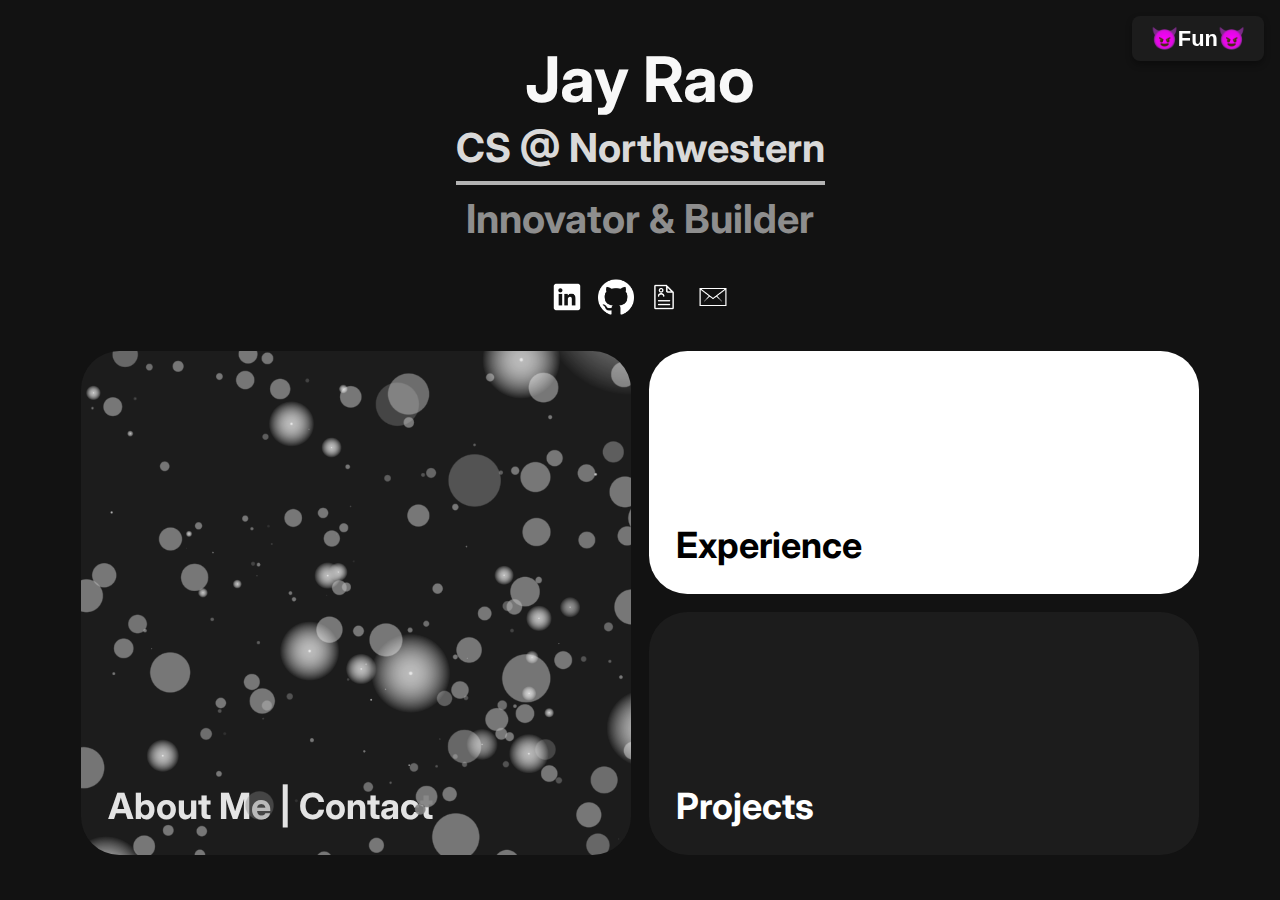
<file: index.html>
<!DOCTYPE html>
<html lang="en">
<head>
  <meta charset="UTF-8">
  <meta name="viewport" content="width=device-width, initial-scale=1.0, viewport-fit=cover">
  <title>Jay Rao</title>
  <link rel="stylesheet" href="style.css">
</head>
<body>
  <button id="modeToggle">
    <span class="mode-text">😈Fun😈</span>
  </button>  

  <div class="animated-title">
    <div class="text-top">
      <div>
        <span class="highlight-name">Jay Rao</span>
        <span>CS @ Northwestern</span>
      </div>
    </div>
    <div class="text-bottom">
      <div>Innovator & Builder</div>
    </div>
  </div>  

  <div class="image-buttons">
    <div class="icon-wrapper">
      <a href="http://linkedin.com/in/jay-rao213" target="_blank">
        <img src="linkedin.png" alt="Linkedin">
      </a>
    </div>
    <div class="icon-wrapper">
      <a href="https://github.com/jayrao213?tab=repositories" target="_blank">
        <img src="github.png" alt="Github">
      </a>
    </div>
    <div class="icon-wrapper">
      <a href="Jay_Rao_Resume.pdf" target="_blank">
        <img src="resume.png" alt="Resume">
      </a>
    </div>
    <div class="icon-wrapper">
      <a href="mailto:jayrao2028@u.northwestern.edu" taregt="_blank">
        <img src="email.png" alt="Email me!">
      </a>
    </div>
  </div>  

  <div class="button-container">
    <a href="about.html" class="button btn1 tall-button">
      <img class="loop" src="loop.png" data-fun="loop.webp" data-serious="loop.png">
      <span class="text-mask">About Me | Contact</span>
    </a>
  
    <div class="right-column">
      <a href="experience.html" class="button btn2 short-button">
        <img class="loop" style="display: none;" data-fun="dance.gif" data-serious="">
        <span class="black-text">Experience</span>
      </a>
  
      <a href="projects.html" class="button btn3 short-button">
        <img class="loop" style="display: none;" data-fun="flowers.gif" data-serious="">
        <span class="white-text">Projects</span>
      </a>
    </div>
  </div>  

  <script src="main.js"></script>
  
</body>
</file>
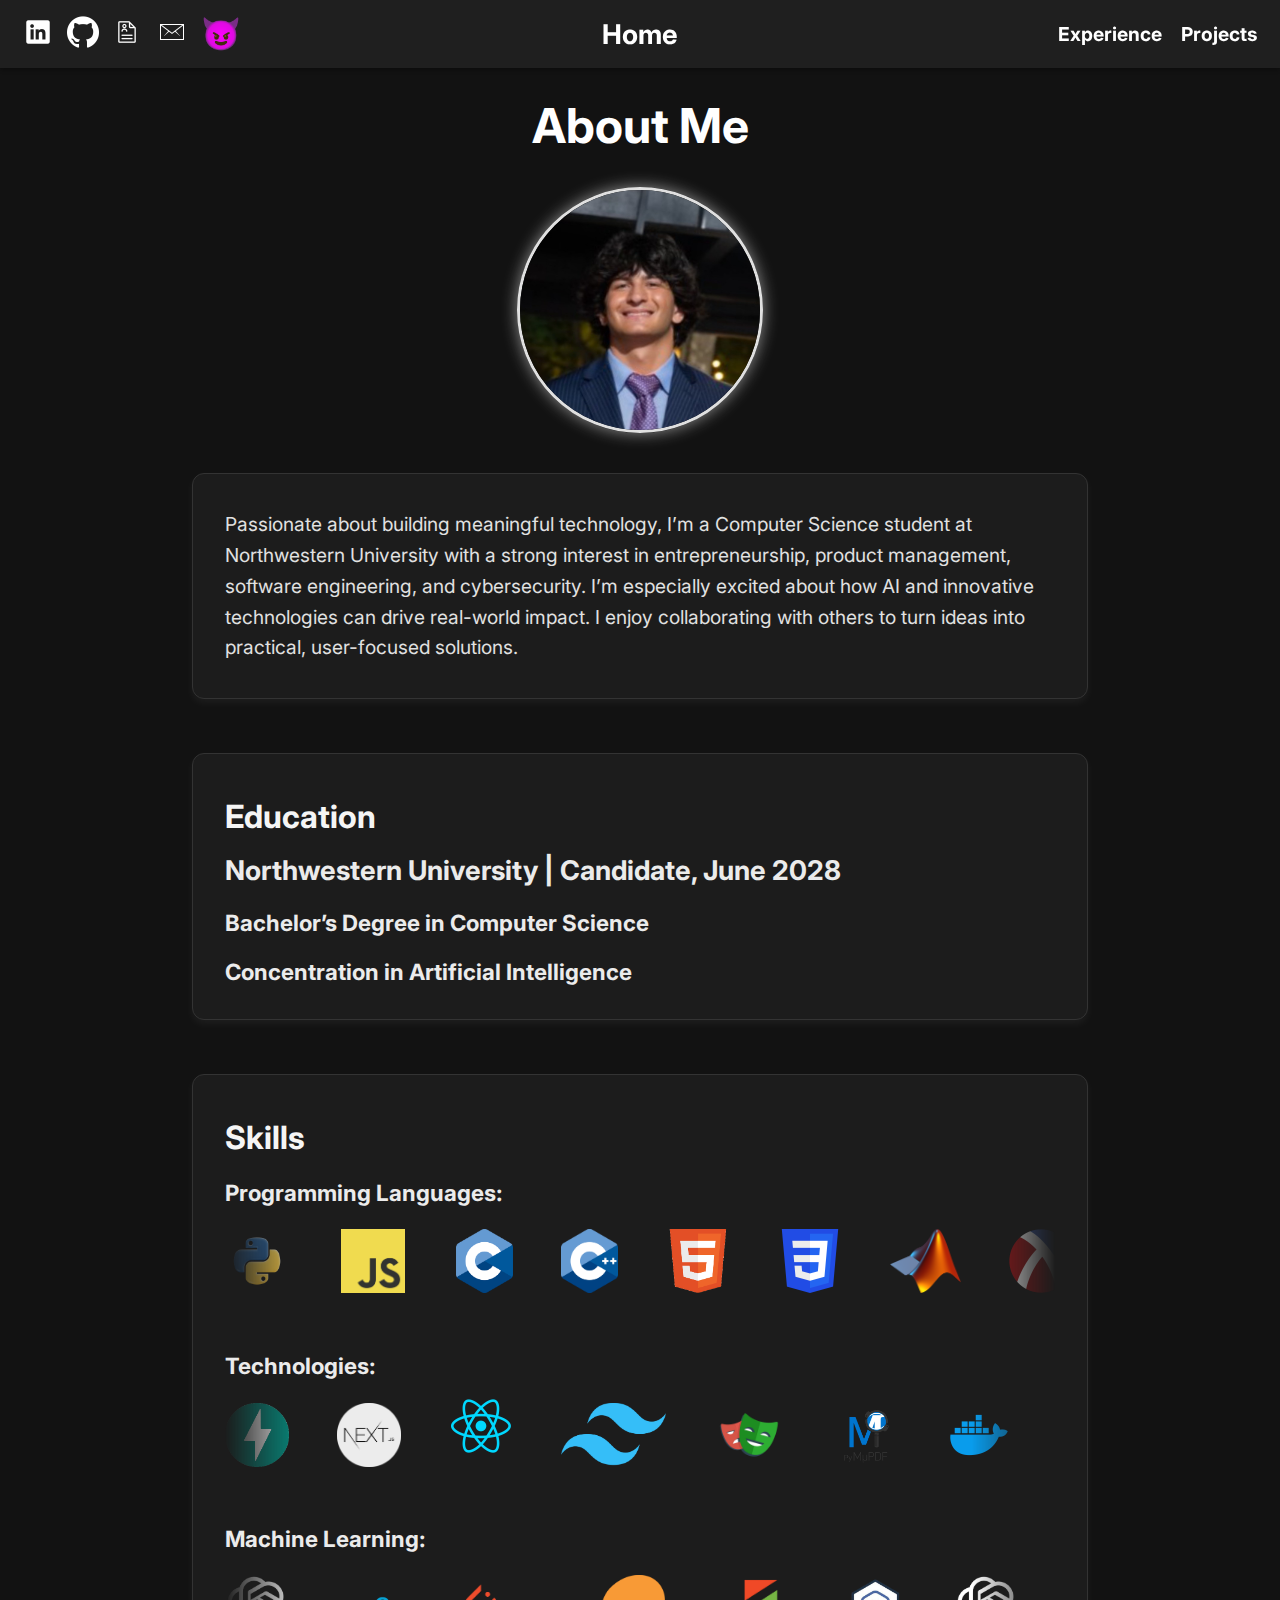
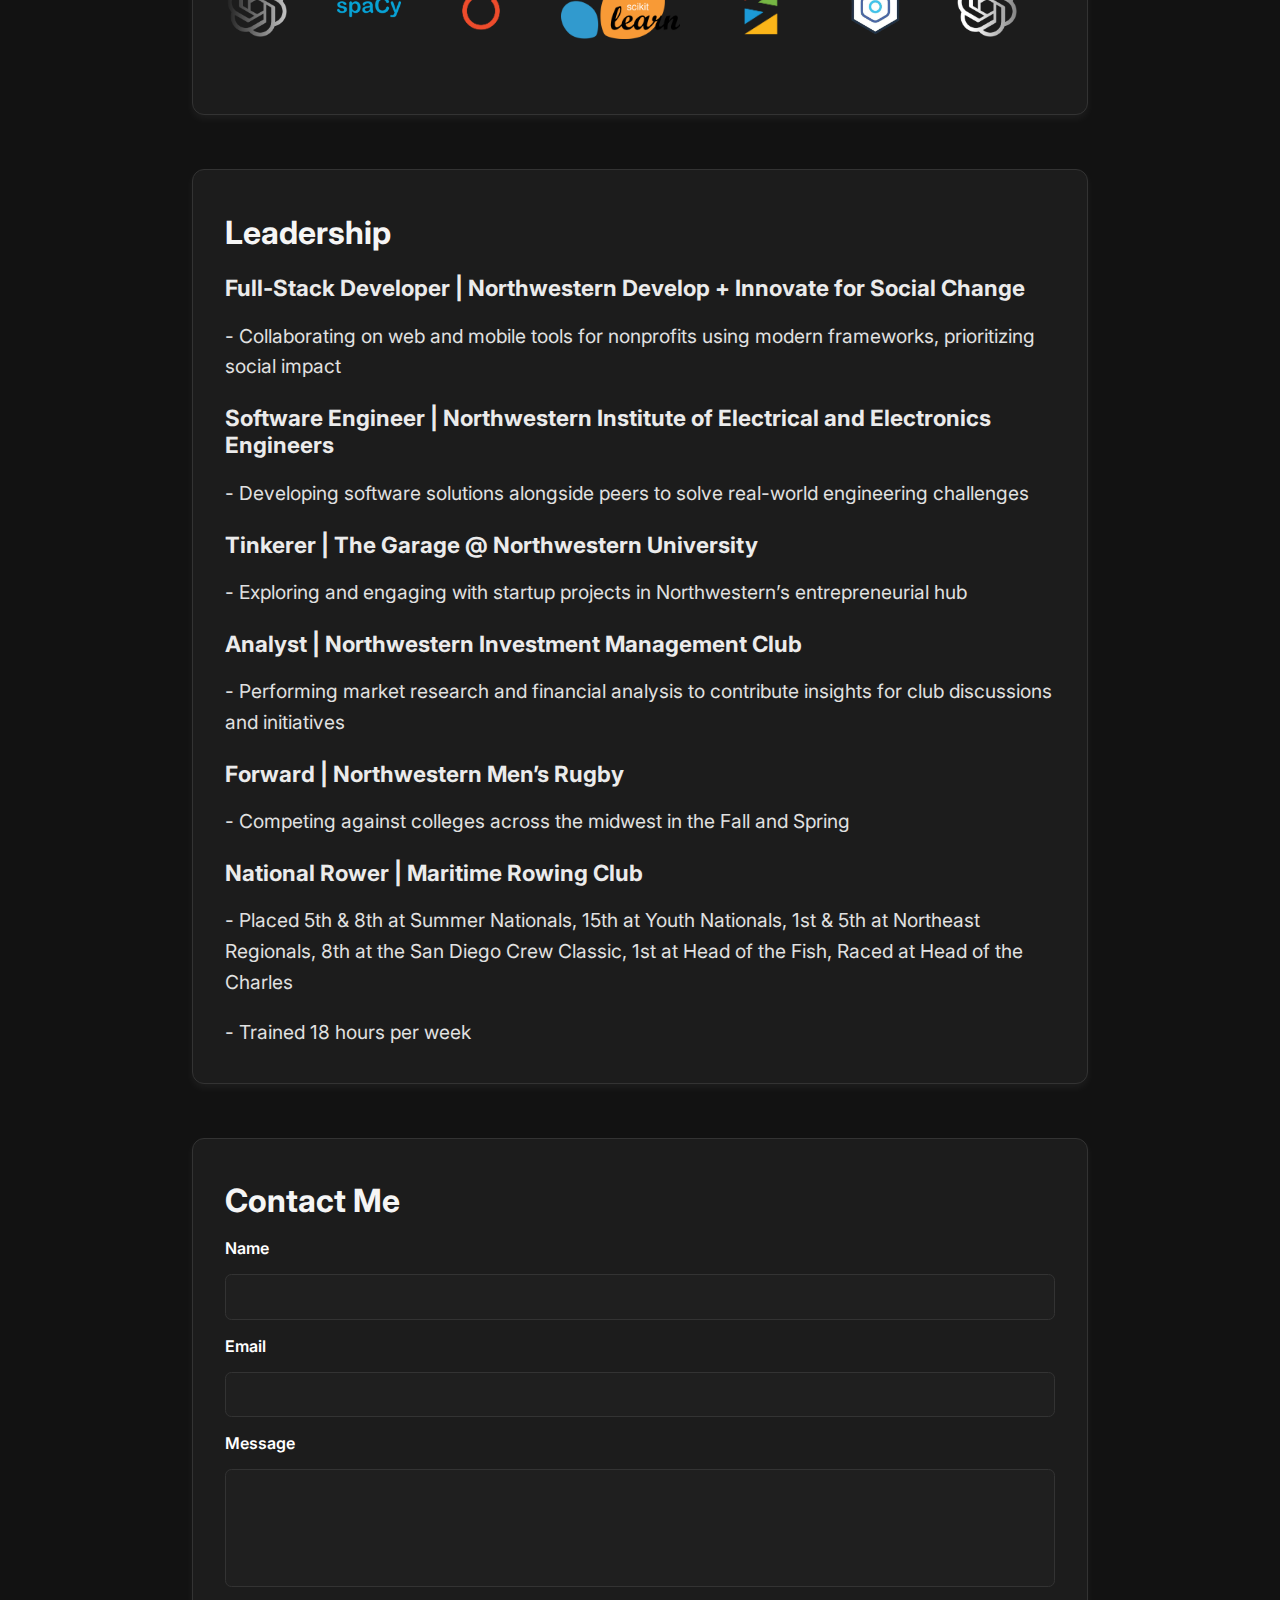
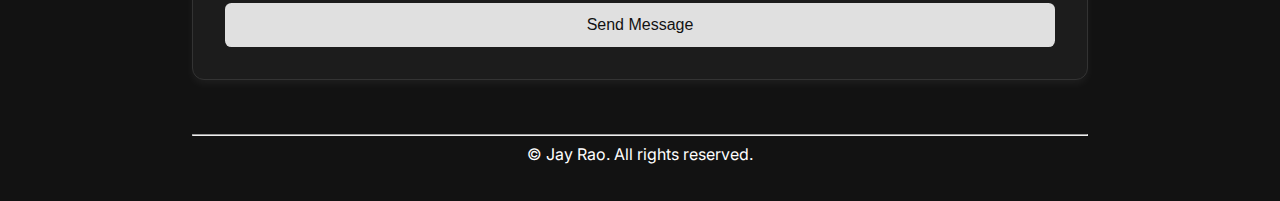
<file: about.html>
<!DOCTYPE html>
<html lang="en">
<head>
  <meta charset="UTF-8" />
  <meta name="viewport" content="width=device-width, initial-scale=1.0, maximum-scale=1.0, user-scalable=no" />
  <title>Jay Rao - About Me</title>
  <link rel="stylesheet" href="style2.css" />
</head>
<body>
    <header>
        <div class="container">
      
          <div class="left-icons">
            <a href="http://linkedin.com/in/jay-rao213" target="_blank"><img src="linkedin.png" alt="LinkedIn"></a>
            <a href="https://github.com/jayrao213?tab=repositories" target="_blank"><img src="github.png" alt="GitHub"></a>
            <a href="Jay_Rao_Resume.pdf" target="_blank"><img src="resume.png" alt="Resume"></a>
            <a href="mailto:jayrao2028@u.northwestern.edu"><img src="email.png" alt="Email"></a>
            <a id="funToggle" title="Toggle Fun Mode" class="emoji-toggle">😈</a>
          </div>

          <div class="center-home">
            <a href="index.html" class="home-button">Home</a>
          </div>          
      
          <ul class="button">
            <li><a href="experience.html">Experience</a></li>
            <li><a href="projects.html">Projects</a></li>
          </ul>
      
        </div>
      </header>

      <main>

        <h1>About Me</h1>

        <img src = "jayrao.png" alt="Jay Rao" class="profile-pic">
    
        <section class="card">
          <p>Passionate about building meaningful technology, I’m a Computer Science student at Northwestern University 
            with a strong interest in entrepreneurship, product management, software engineering, and cybersecurity. I’m especially excited 
            about how AI and innovative technologies can drive real-world impact. I enjoy collaborating with others to turn 
            ideas into practical, user-focused solutions.</p>
        </section>

        <section class="card">
          <h2>Education</h2>
          <h4>Northwestern University | Candidate, June 2028</h4>
          <h3>Bachelor’s Degree in Computer Science</h3>
          <h3>Concentration in Artificial Intelligence</h3>
        </section>
    
        <section class="card">
          <h2>Skills</h2>
        
          <h3>Programming Languages:</h3>
          <div class="carousel right-to-left">
            <div class="carousel-track">
              <div class="skill-item">
                <img src="python.webp" alt="Python">
                <div class="skill-label">Python</div>
              </div>
              <div class="skill-item">
                <img src="javascript.png" alt="JavaScript">
                <div class="skill-label">JavaScript</div>
              </div>
              <div class="skill-item">
                <img src="c.png" alt="C">
                <div class="skill-label">C</div>
              </div>
              <div class="skill-item">
                <img src="c++.png" alt="C++">
                <div class="skill-label">C++</div>
              </div>
              <div class="skill-item">
                <img src="html.png" alt="HTML">
                <div class="skill-label">HTML</div>
              </div>
              <div class="skill-item">
                <img src="css.png" alt="CSS">
                <div class="skill-label">CSS</div>
              </div>
              <div class="skill-item">
                <img src="matlab.png" alt="MATLAB">
                <div class="skill-label">MATLAB</div>
              </div>
              <div class="skill-item">
                <img src="racket.png" alt="Racket">
                <div class="skill-label">Racket</div>
              </div>
            </div>
          </div>
        
          <h3>Technologies:</h3>
          <div class="carousel left-to-right">
            <div class="carousel-track">
              <div class="skill-item">
                <img src="fastapi.png" alt="FastAPI">
                <div class="skill-label">FastAPI</div>
              </div>
              <div class="skill-item">
                <img src="nextjs.webp" alt="Next.js">
                <div class="skill-label">Next.js</div>
              </div>
              <div class="skill-item">
                <img src="reactnative.webp" alt="React Native">
                <div class="skill-label">React Native</div>
              </div>
              <div class="skill-item">
                <img src="tailwind.png" alt="Tailwind CSS">
                <div class="skill-label">Tailwind CSS</div>
              </div>
              <div class="skill-item">
                <img src="playwright.png" alt="Playwright">
                <div class="skill-label">Playwright</div>
              </div>
              <div class="skill-item">
                <img src="pymupdf.webp" alt="PyMuPDF">
                <div class="skill-label">PyMuPDF</div>
              </div>
              <div class="skill-item">
                <img src="docker.webp" alt="Docker">
                <div class="skill-label">Docker</div>
              </div>
              <div class="skill-item">
                <img src="render.png" alt="Render">
                <div class="skill-label">Render</div>
              </div>
              <div class="skill-item">
                <img src="flyio.png" alt="Fly.io">
                <div class="skill-label">Fly.io</div>
              </div>
            </div>
          </div>
        
          <h3>Machine Learning:</h3>
          <div class="carousel right-to-left">
            <div class="carousel-track">
              <div class="skill-item">
                <img src="openai.png" alt="OpenAI">
                <div class="skill-label">OpenAI</div>
              </div>
              <div class="skill-item">
                <img src="spacy.webp" alt="spaCy">
                <div class="skill-label">spaCy</div>
              </div>
              <div class="skill-item">
                <img src="pytorch.png" alt="PyTorch">
                <div class="skill-label">PyTorch</div>
              </div>
              <div class="skill-item">
                <img src="scikit-learn.png" alt="Scikit-learn">
                <div class="skill-label">Scikit-learn</div>
              </div>
              <div class="skill-item">
                <img src="lightgbm.png" alt="LightGBM">
                <div class="skill-label">LightGBM</div>
              </div>
              <div class="skill-item">
                <img src="prophet.png" alt="Prophet">
                <div class="skill-label">Prophet</div>
              </div>
            </div>
          </div>
        
        </section>
             
        <section class="card">
          <h2>Leadership</h2>
          <h3>Full-Stack Developer | Northwestern Develop + Innovate for Social Change</h3>
          <p>- Collaborating on web and mobile tools for nonprofits using modern frameworks, prioritizing social impact</p>
          <h3>Software Engineer | Northwestern Institute of Electrical and Electronics Engineers</h3>
          <p>- Developing software solutions alongside peers to solve real-world engineering challenges</p>
          <h3>Tinkerer | The Garage @ Northwestern University</h3>
          <p>- Exploring and engaging with startup projects in Northwestern’s entrepreneurial hub</p>
          <h3>Analyst | Northwestern Investment Management Club</h3>
          <p>- Performing market research and financial analysis to contribute insights for club discussions and initiatives</p>
          <h3>Forward | Northwestern Men’s Rugby</h3>
          <p>- Competing against colleges across the midwest in the Fall and Spring</p>
          <h3>National Rower | Maritime Rowing Club</h3>
          <p>- Placed 5th & 8th at Summer Nationals, 15th at Youth Nationals, 1st & 5th at Northeast Regionals, 8th at the San Diego Crew Classic, 1st at Head of the Fish, Raced at Head of the Charles</p>
          <p>- Trained 18 hours per week</p>
        </section>

        <section class="card">
          <h2>Contact Me</h2>
          <form id="contact-form" action="https://formspree.io/f/meogogle" method="POST" class="contact-form">
            <input type="hidden" name="_redirect" value="false">

            <label for="name">Name</label>
            <input type="text" id="name" name="name" required>
        
            <label for="email">Email</label>
            <input type="email" id="email" name="_replyto" required>
        
            <label for="message">Message</label>
            <textarea id="message" name="message" rows="5" required></textarea>
        
            <button type="submit">Send Message</button>
          </form>
          <div id="form-status" style="margin-top:1rem;font-weight:bold;"></div>
        </section>               

        <footer>
          <hr/> <div>© Jay Rao. All rights reserved.</div>
        </footer>
  
      </main>

      <script src="second.js"></script>
      <script src="form.js"></script>
      <script src="skills.js"></script>
                   
</body>
</html>
</file>
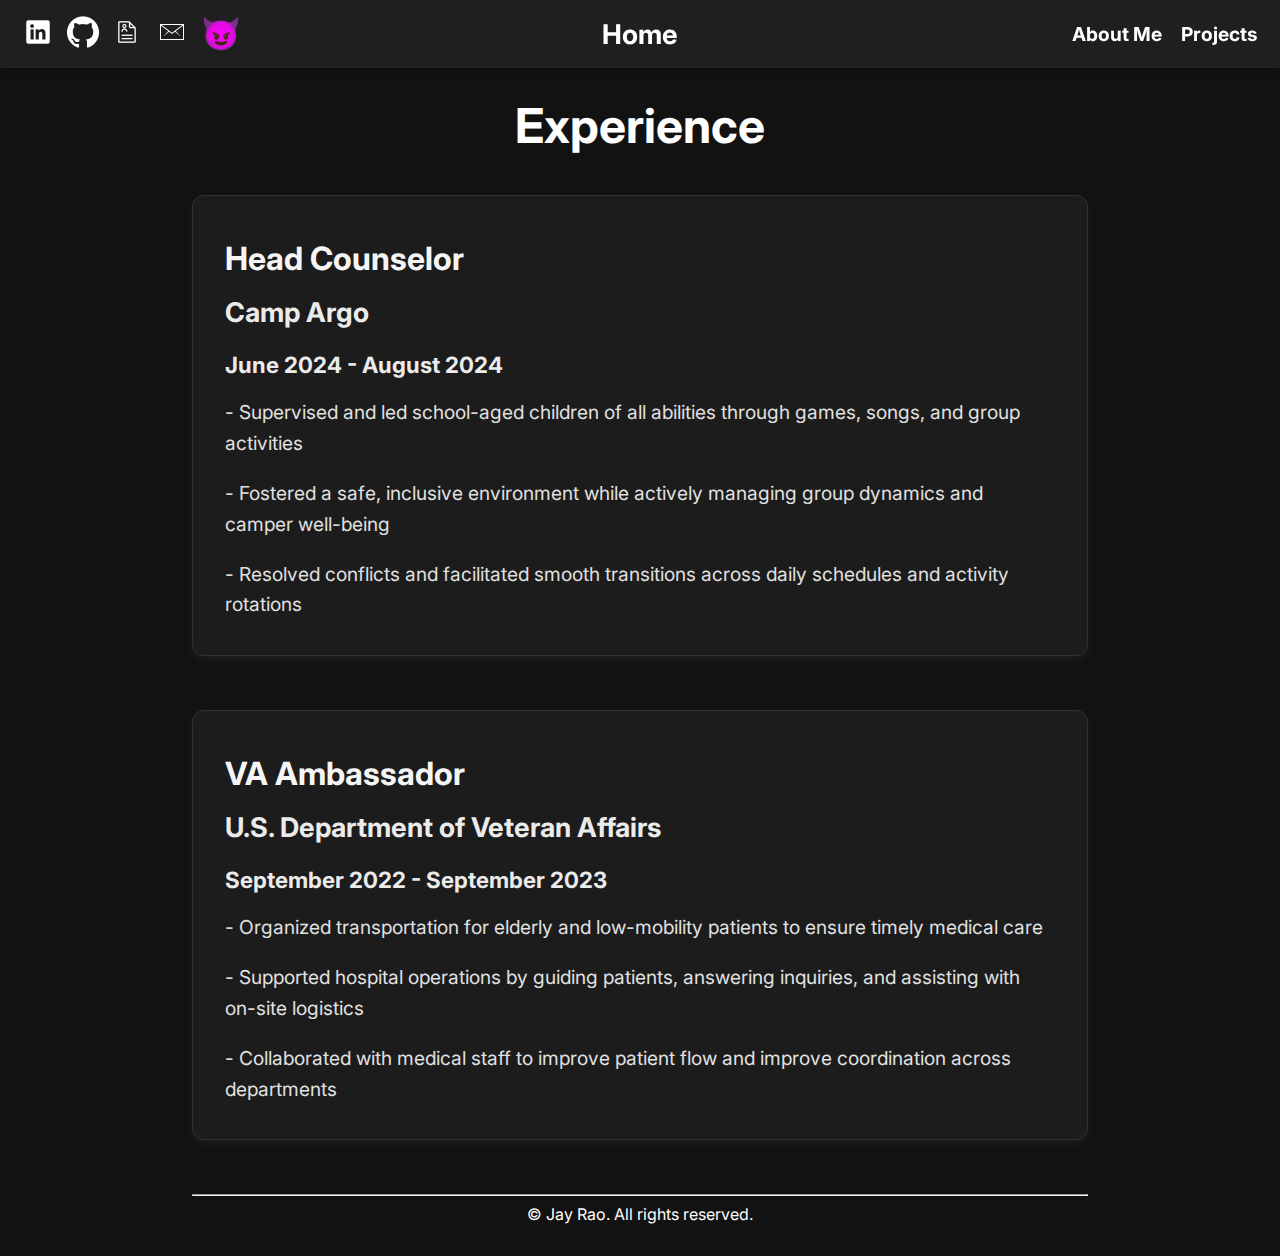
<file: experience.html>
<!DOCTYPE html>
<html lang="en">
<head>
  <meta charset="UTF-8" />
  <meta name="viewport" content="width=device-width, initial-scale=1.0, maximum-scale=1.0, user-scalable=no" />
  <title>Jay Rao - Experience</title>
  <link rel="stylesheet" href="style2.css" />
</head>
<body>
    <header>
        <div class="container">
      
          <div class="left-icons">
            <a href="http://linkedin.com/in/jay-rao213" target="_blank"><img src="linkedin.png" alt="LinkedIn"></a>
            <a href="https://github.com/jayrao213?tab=repositories" target="_blank"><img src="github.png" alt="GitHub"></a>
            <a href="Jay_Rao_Resume.pdf" target="_blank"><img src="resume.png" alt="Resume"></a>
            <a href="mailto:jayrao2028@u.northwestern.edu" taregt="_blank"><img src="email.png" alt="Email"></a>
            <a id="funToggle" title="Toggle Fun Mode" class="emoji-toggle">😈</a>
          </div>

          <div class="center-home">
            <a href="index.html" class="home-button">Home</a>
          </div>          
      
          <ul class="button">
            <li><a href="about.html">About Me</a></li>
            <li><a href="projects.html">Projects</a></li>
          </ul>
      
        </div>
      </header>

  <main>

    <h1>Experience</h1>

    <section class="card">
      <h2>Head Counselor</h2>
      <h4>Camp Argo</h4>
      <h3>June 2024 - August 2024</h3>
      <p>- Supervised and led school-aged children of all abilities through games, songs, and group activities</p>
      <p>- Fostered a safe, inclusive environment while actively managing group dynamics and camper well-being</p>
      <p>- Resolved conflicts and facilitated smooth transitions across daily schedules and activity rotations</p>
    </section>

    <section class="card">
      <h2>VA Ambassador</h2>
      <h4>U.S. Department of Veteran Affairs</h4>
      <h3>September 2022 - September 2023</h3>
      <p>- Organized transportation for elderly and low-mobility patients to ensure timely medical care</p>
      <p>- Supported hospital operations by guiding patients, answering inquiries, and assisting with on-site logistics</p>
      <p>- Collaborated with medical staff to improve patient flow and improve coordination across departments</p>
    </section>

    <footer>
      <hr/> <div>© Jay Rao. All rights reserved.</div>
    </footer>

  </main>

  <script src="second.js"></script>
     
</body>
</html>
</file>
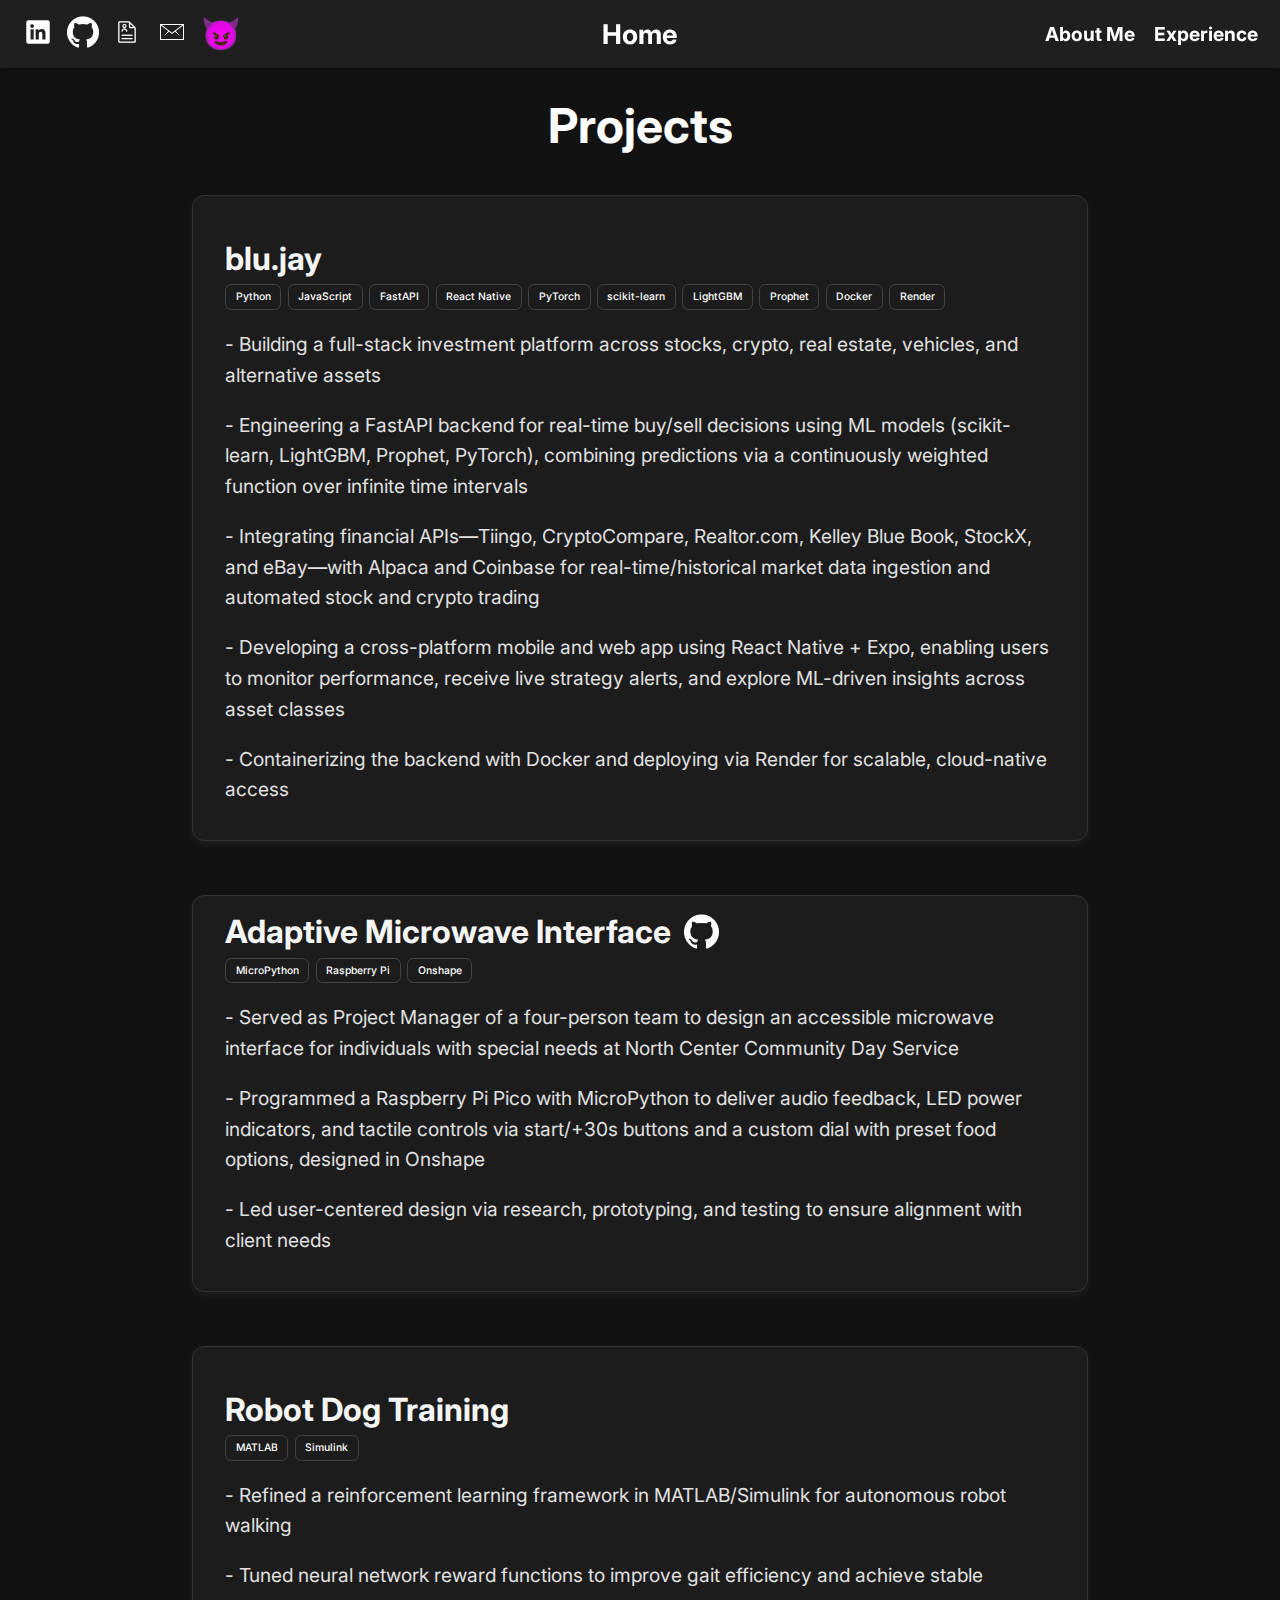
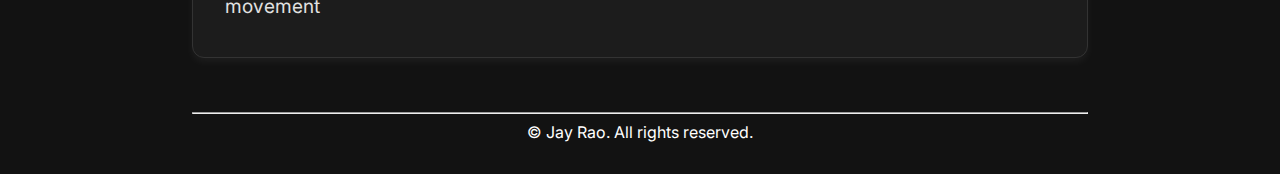
<file: projects.html>
<!DOCTYPE html>
<html lang="en">
<head>
  <meta charset="UTF-8" />
  <meta name="viewport" content="width=device-width, initial-scale=1.0, maximum-scale=1.0, user-scalable=no" />
  <title>Jay Rao - Projects</title>
  <link rel="stylesheet" href="style2.css" />
</head>
<body>
    <header>
        <div class="container">
      
          <div class="left-icons">
            <a href="http://linkedin.com/in/jay-rao213" target="_blank"><img src="linkedin.png" alt="LinkedIn"></a>
            <a href="https://github.com/jayrao213?tab=repositories" target="_blank"><img src="github.png" alt="GitHub"></a>
            <a href="Jay_Rao_Resume.pdf" target="_blank"><img src="resume.png" alt="Resume"></a>
            <a href="mailto:jayrao2028@u.northwestern.edu"><img src="email.png" alt="Email"></a>
            <a id="funToggle" title="Toggle Fun Mode" class="emoji-toggle">😈</a>
          </div>

          <div class="center-home">
            <a href="index.html" class="home-button">Home</a>
          </div>          
      
          <ul class="button">
            <li><a href="about.html">About Me</a></li>
            <li><a href="experience.html">Experience</a></li>
          </ul>
      
        </div>
      </header>

      <main>

        <h1>Projects</h1>
    
        <section class="card">
          <h2 class="project-title">
            blu.jay
            <div class="tech-stack">
              <span class="badge">Python</span>
              <span class="badge">JavaScript</span>
              <span class="badge">FastAPI</span>
              <span class="badge">React Native</span>
              <span class="badge">PyTorch</span>
              <span class="badge">scikit-learn</span>
              <span class="badge">LightGBM</span>
              <span class="badge">Prophet</span>
              <span class="badge">Docker</span>
              <span class="badge">Render</span>  
            </div>
          </h2>          
          <p>- Building a full-stack investment platform across stocks, crypto, real estate, vehicles, and alternative assets</p>
          <p>- Engineering a FastAPI backend for real-time buy/sell decisions using ML models (scikit-learn, LightGBM, Prophet, PyTorch), combining predictions via a continuously weighted function over infinite time intervals</p>
          <p>- Integrating financial APIs—Tiingo, CryptoCompare, Realtor.com, Kelley Blue Book, StockX, and eBay—with Alpaca and Coinbase for real-time/historical market data ingestion and automated stock and crypto trading</p>
          <p>- Developing a cross-platform mobile and web app using React Native + Expo, enabling users to monitor performance, receive live strategy alerts, and explore ML-driven insights across asset classes</p>
          <p>- Containerizing the backend with Docker and deploying via Render for scalable, cloud-native access</p>
        </section>
    
        <section class="card">
          <div class="project-title">
            <div class="title-row">
              <h2>Adaptive Microwave Interface</h2>
              <a href="https://github.com/jayrao213/Adaptive-Microwave-Interface" class="github" target="_blank">
                <img src="github.png" alt="GitHub" class="github">
              </a>
            </div>
            <div class="tech-stack">
              <span class="badge">MicroPython</span>
              <span class="badge">Raspberry Pi</span>
              <span class="badge">Onshape</span> 
            </div>
          </div>          
          <p>- Served as Project Manager of a four-person team to design an accessible microwave interface for individuals with special needs at North Center Community Day Service</p>
          <p>- Programmed a Raspberry Pi Pico with MicroPython to deliver audio feedback, LED power indicators, and tactile controls via start/+30s buttons and a custom dial with preset food options, designed in Onshape</p>
          <p>- Led user-centered design via research, prototyping, and testing to ensure alignment with client needs</p>
        </section>
        

        <section class="card">
          <h2 class="project-title">
            Robot Dog Training
            <div class="tech-stack">
              <span class="badge">MATLAB</span>
              <span class="badge">Simulink</span>
            </div>
          </h2>   
          <p>- Refined a reinforcement learning framework in MATLAB/Simulink for autonomous robot walking</p>
          <p>- Tuned neural network reward functions to improve gait efficiency and achieve stable movement</p>
        </section>

        <footer>
          <hr/> <div>© Jay Rao. All rights reserved.</div>
        </footer>
    
      </main>

      <script src="second.js"></script>
                                  
</body>
</html>
</file>
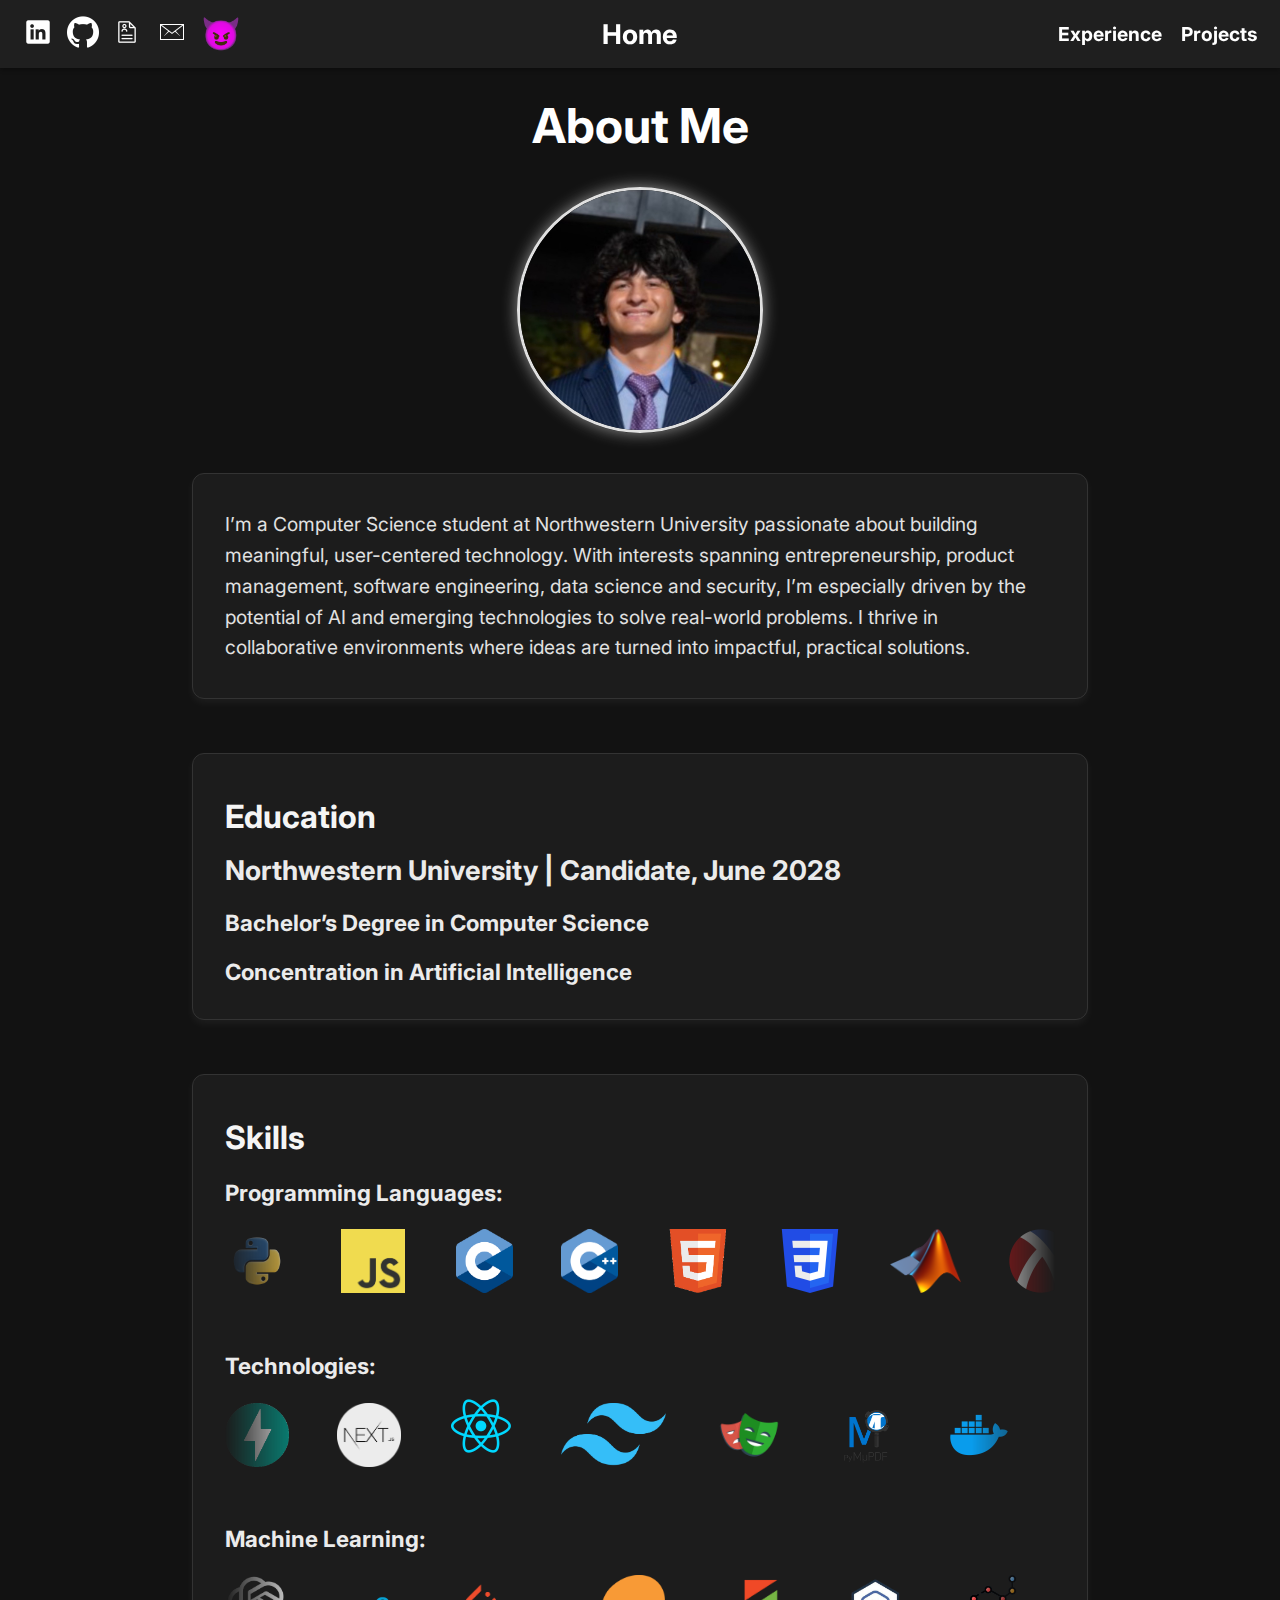
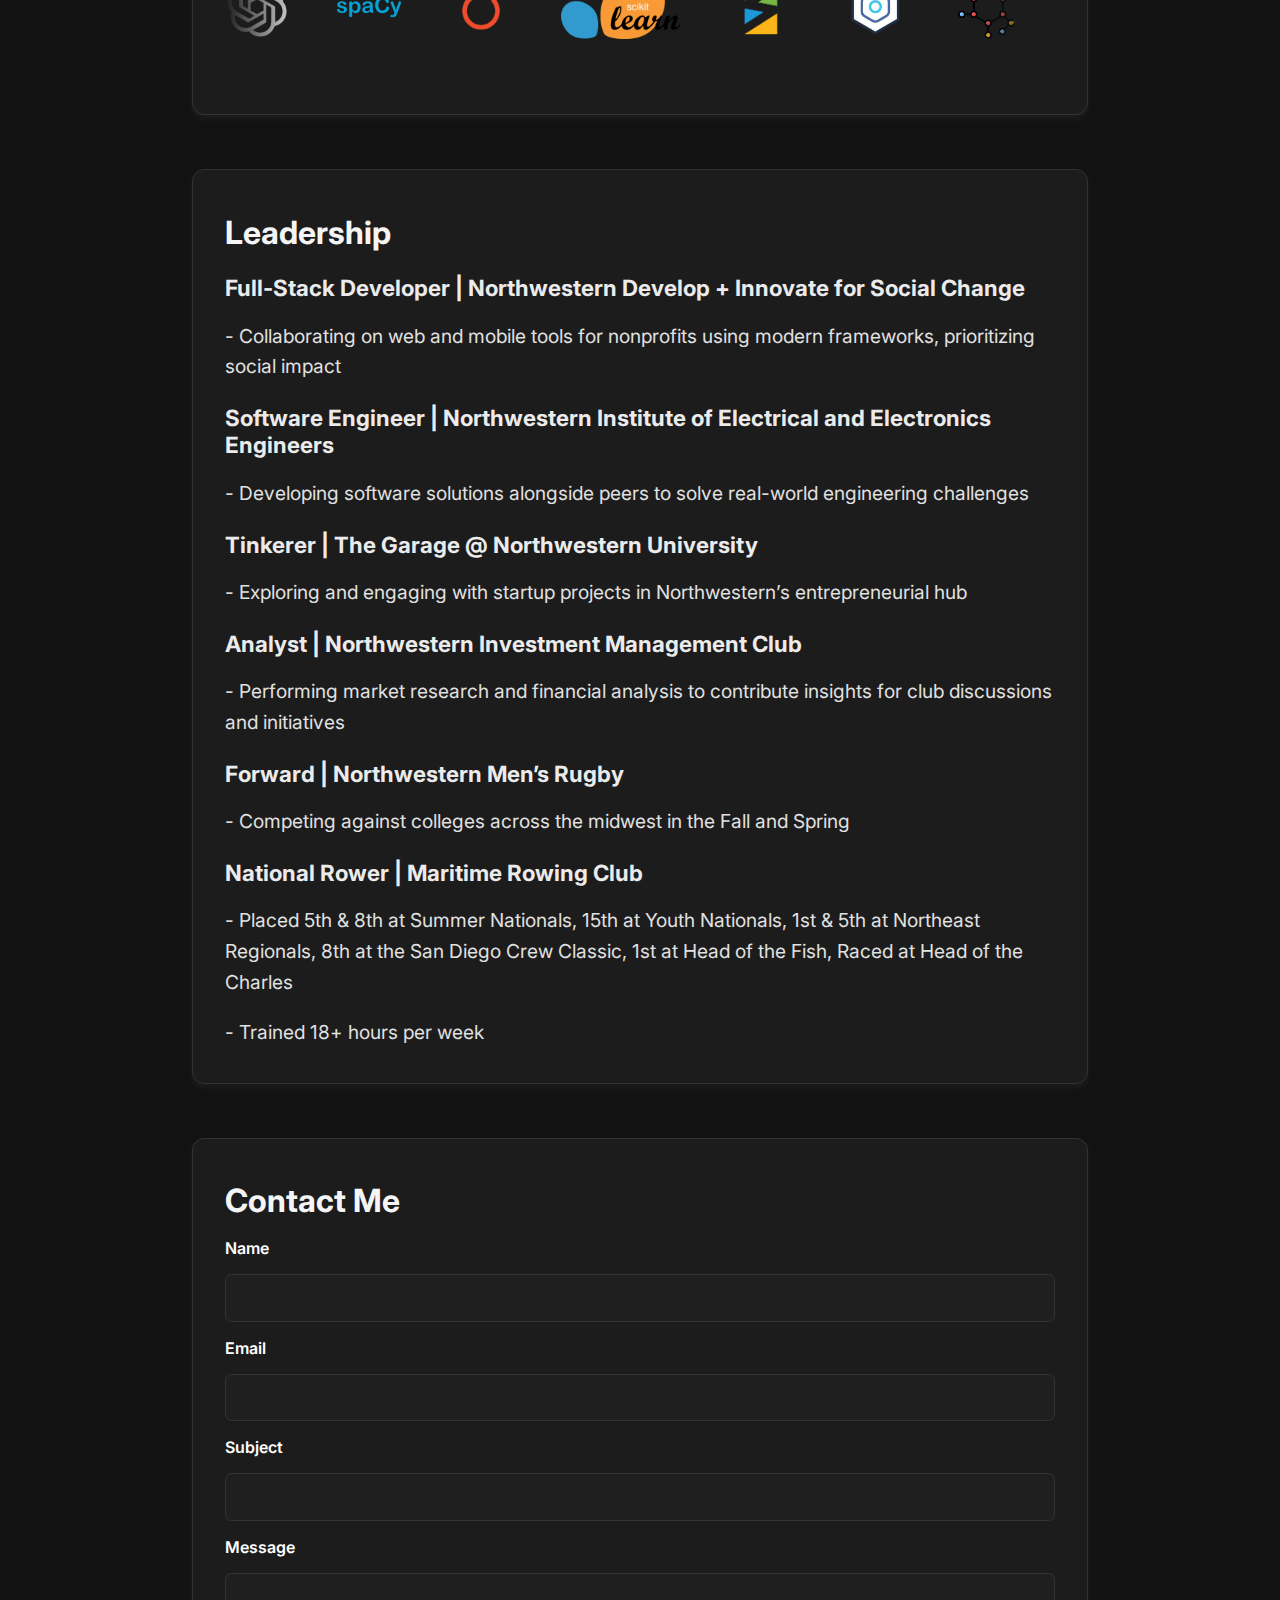
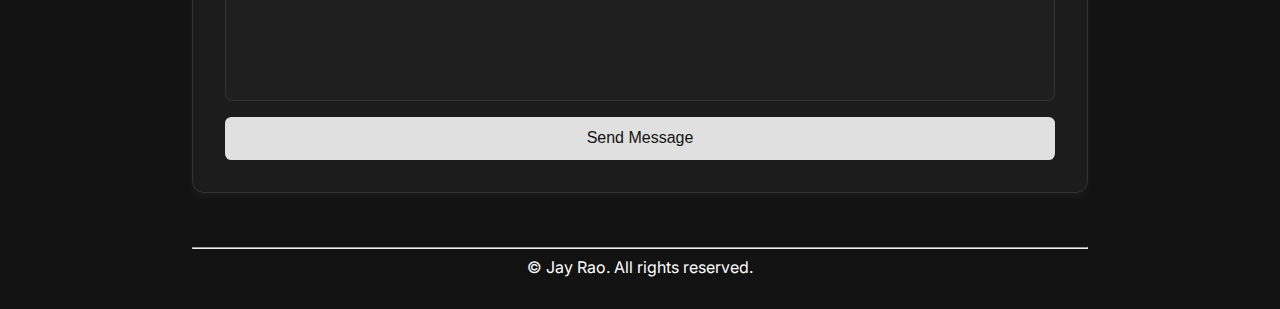
<file: pages/about.html>
<!DOCTYPE html>
<html lang="en">
<head>
  <meta charset="UTF-8" />
  <meta name="viewport" content="width=device-width, initial-scale=1.0, maximum-scale=1.0, user-scalable=no" />
  <title>Jay Rao - About Me</title>
  <link rel="stylesheet" href="../styles/style2.css" />
</head>
<body>
    <header>
        <div class="container">
      
          <div class="left-icons">
            <a href="http://linkedin.com/in/jay-rao213" target="_blank"><img src="../images/linkedin.png" alt="LinkedIn"></a>
            <a href="https://github.com/jayrao213?tab=repositories" target="_blank"><img src="../images/github.png" alt="GitHub"></a>
            <a href="../pdfs/Jay_Rao_Resume.pdf" target="_blank"><img src="../images/resume.png" alt="Resume"></a>
            <a href="mailto:jayrao2028@u.northwestern.edu" target="_blank"><img src="../images/email.png" alt="Email"></a>
            <a id="funToggle" title="Toggle Fun Mode" class="emoji-toggle">😈</a>
          </div>

          <div class="center-home">
            <a href="../index.html" class="home-button">Home</a>
          </div>          
      
          <ul class="button">
            <li><a href="experience.html">Experience</a></li>
            <li><a href="projects.html">Projects</a></li>
          </ul>
      
        </div>
      </header>

      <main>

        <h1>About Me</h1>

        <img src="../images/jayrao.png" alt="Jay Rao" class="profile-pic">
    
        <section class="card">
          <p>I’m a Computer Science student at Northwestern University passionate about building meaningful, 
            user-centered technology. With interests spanning entrepreneurship, product management, software engineering, data science
            and security, I’m especially driven by the potential of AI and emerging technologies to solve real-world problems. 
            I thrive in collaborative environments where ideas are turned into impactful, practical solutions.</p>
        </section>

        <section class="card">
          <h2>Education</h2>
          <h4>Northwestern University | Candidate, June 2028</h4>
          <h3>Bachelor’s Degree in Computer Science</h3>
          <h3>Concentration in Artificial Intelligence</h3>
        </section>
    
        <section class="card">
          <h2>Skills</h2>
        
          <h3>Programming Languages:</h3>
          <div class="carousel right-to-left">
            <div class="carousel-track">
              <div class="skill-item">
                <img src="../images/python.webp" alt="Python">
                <div class="skill-label">Python</div>
              </div>
              <div class="skill-item">
                <img src="../images/javascript.png" alt="JavaScript">
                <div class="skill-label">JavaScript</div>
              </div>
              <div class="skill-item">
                <img src="../images/c.png" alt="C">
                <div class="skill-label">C</div>
              </div>
              <div class="skill-item">
                <img src="../images/c++.png" alt="C++">
                <div class="skill-label">C++</div>
              </div>
              <div class="skill-item">
                <img src="../images/html.png" alt="HTML">
                <div class="skill-label">HTML</div>
              </div>
              <div class="skill-item">
                <img src="../images/css.png" alt="CSS">
                <div class="skill-label">CSS</div>
              </div>
              <div class="skill-item">
                <img src="../images/matlab.png" alt="MATLAB">
                <div class="skill-label">MATLAB</div>
              </div>
              <div class="skill-item">
                <img src="../images/racket.png" alt="Racket">
                <div class="skill-label">Racket</div>
              </div>
            </div>
          </div>
        
          <h3>Technologies:</h3>
          <div class="carousel left-to-right">
            <div class="carousel-track">
              <div class="skill-item">
                <img src="../images/fastapi.png" alt="FastAPI">
                <div class="skill-label">FastAPI</div>
              </div>
              <div class="skill-item">
                <img src="../images/nextjs.webp" alt="Next.js">
                <div class="skill-label">Next.js</div>
              </div>
              <div class="skill-item">
                <img src="../images/reactnative.webp" alt="React Native">
                <div class="skill-label">React Native</div>
              </div>
              <div class="skill-item">
                <img src="../images/tailwind.png" alt="Tailwind CSS">
                <div class="skill-label">Tailwind CSS</div>
              </div>
              <div class="skill-item">
                <img src="../images/playwright.png" alt="Playwright">
                <div class="skill-label">Playwright</div>
              </div>
              <div class="skill-item">
                <img src="../images/pymupdf.webp" alt="PyMuPDF">
                <div class="skill-label">PyMuPDF</div>
              </div>
              <div class="skill-item">
                <img src="../images/docker.webp" alt="Docker">
                <div class="skill-label">Docker</div>
              </div>
              <div class="skill-item">
                <img src="../images/render.png" alt="Render">
                <div class="skill-label">Render</div>
              </div>
              <div class="skill-item">
                <img src="../images/flyio.png" alt="Fly.io">
                <div class="skill-label">Fly.io</div>
              </div>
            </div>
          </div>
        
          <h3>Machine Learning:</h3>
          <div class="carousel right-to-left">
            <div class="carousel-track">
              <div class="skill-item">
                <img src="../images/openai.png" alt="OpenAI">
                <div class="skill-label">OpenAI</div>
              </div>
              <div class="skill-item">
                <img src="../images/spacy.webp" alt="spaCy">
                <div class="skill-label">spaCy</div>
              </div>
              <div class="skill-item">
                <img src="../images/pytorch.png" alt="PyTorch">
                <div class="skill-label">PyTorch</div>
              </div>
              <div class="skill-item">
                <img src="../images/scikit-learn.png" alt="Scikit-learn">
                <div class="skill-label">Scikit-learn</div>
              </div>
              <div class="skill-item">
                <img src="../images/lightgbm.png" alt="LightGBM">
                <div class="skill-label">LightGBM</div>
              </div>
              <div class="skill-item">
                <img src="../images/prophet.png" alt="Prophet">
                <div class="skill-label">Prophet</div>
              </div>
              <div class="skill-item">
                <img src="../images/sbert.png" alt="SBERT">
                <div class="skill-label">SBERT</div>
              </div>
              <div class="skill-item">
                <img src="../images/faiss.png" alt="FAISS">
                <div class="skill-label">FAISS</div>
              </div>
            </div>
          </div>
        
        </section>
             
        <section class="card">
          <h2>Leadership</h2>
          <h3>Full-Stack Developer | Northwestern Develop + Innovate for Social Change</h3>
          <p>- Collaborating on web and mobile tools for nonprofits using modern frameworks, prioritizing social impact</p>
          <h3>Software Engineer | Northwestern Institute of Electrical and Electronics Engineers</h3>
          <p>- Developing software solutions alongside peers to solve real-world engineering challenges</p>
          <h3>Tinkerer | The Garage @ Northwestern University</h3>
          <p>- Exploring and engaging with startup projects in Northwestern’s entrepreneurial hub</p>
          <h3>Analyst | Northwestern Investment Management Club</h3>
          <p>- Performing market research and financial analysis to contribute insights for club discussions and initiatives</p>
          <h3>Forward | Northwestern Men’s Rugby</h3>
          <p>- Competing against colleges across the midwest in the Fall and Spring</p>
          <h3>National Rower | Maritime Rowing Club</h3>
          <p>- Placed 5th & 8th at Summer Nationals, 15th at Youth Nationals, 1st & 5th at Northeast Regionals, 8th at the San Diego Crew Classic, 1st at Head of the Fish, Raced at Head of the Charles</p>
          <p>- Trained 18+ hours per week</p>
        </section>

        <section class="card">
          <h2>Contact Me</h2>
          <form id="contact-form" action="https://formspree.io/f/meogogle" method="POST" class="contact-form">
            <input type="hidden" name="_redirect" value="false">

            <div style="display:none;">
              <label for="website">Website</label>
              <input type="text" id="website" name="website">
            </div>

            <label for="name">Name</label>
            <input type="text" id="name" name="name" required>
        
            <label for="email">Email</label>
            <input type="email" id="email" name="_replyto" required>

            <label for="subject">Subject</label>
            <input type="text" id="subject" name="subject" required>

            <label for="message">Message</label>
            <textarea id="message" name="message" rows="5" required></textarea>
        
            <button type="submit">Send Message</button>
          </form>
          <div id="form-status" style="margin-top:1rem;font-weight:bold;"></div>
        </section>               

        <footer>
          <hr/> <div>© Jay Rao. All rights reserved.</div>
        </footer>
  
      </main>

      <script src="../js/second.js"></script>
      <script src="../js/form.js"></script>
      <script src="../js/skills.js"></script>
                   
</body>
</html>
</file>
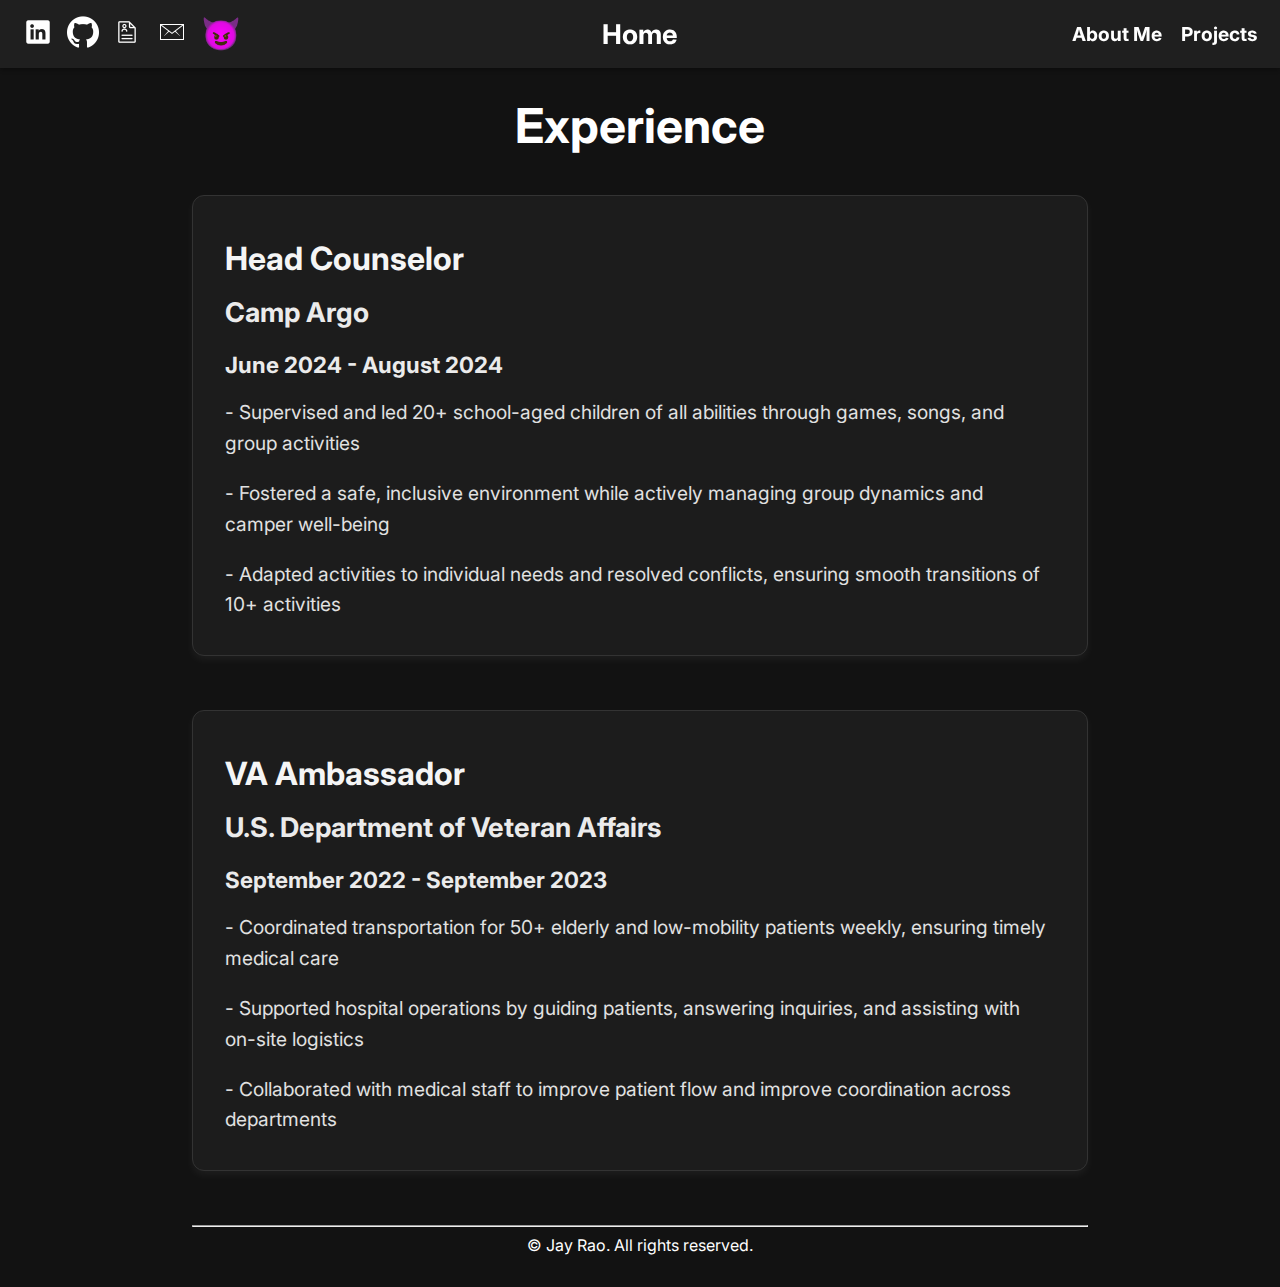
<file: pages/experience.html>
<!DOCTYPE html>
<html lang="en">
<head>
  <meta charset="UTF-8" />
  <meta name="viewport" content="width=device-width, initial-scale=1.0, maximum-scale=1.0, user-scalable=no" />
  <title>Jay Rao - Experience</title>
  <link rel="stylesheet" href="../styles/style2.css" />
</head>
<body>
    <header>
        <div class="container">
      
          <div class="left-icons">
            <a href="http://linkedin.com/in/jay-rao213" target="_blank"><img src="../images/linkedin.png" alt="LinkedIn"></a>
            <a href="https://github.com/jayrao213?tab=repositories" target="_blank"><img src="../images/github.png" alt="GitHub"></a>
            <a href="../pdfs/Jay_Rao_Resume.pdf" target="_blank"><img src="../images/resume.png" alt="Resume"></a>
            <a href="mailto:jayrao2028@u.northwestern.edu" target="_blank"><img src="../images/email.png" alt="Email"></a>
            <a id="funToggle" title="Toggle Fun Mode" class="emoji-toggle">😈</a>
          </div>

          <div class="center-home">
            <a href="../index.html" class="home-button">Home</a>
          </div>          
      
          <ul class="button">
            <li><a href="about.html">About Me</a></li>
            <li><a href="projects.html">Projects</a></li>
          </ul>
      
        </div>
      </header>

  <main>

    <h1>Experience</h1>

    <section class="card">
      <h2>Head Counselor</h2>
      <h4>Camp Argo</h4>
      <h3>June 2024 - August 2024</h3>
      <p>- Supervised and led 20+ school-aged children of all abilities through games, songs, and group activities</p>
      <p>- Fostered a safe, inclusive environment while actively managing group dynamics and camper well-being</p>
      <p>- Adapted activities to individual needs and resolved conflicts, ensuring smooth transitions of 10+ activities</p>
    </section>

    <section class="card">
      <h2>VA Ambassador</h2>
      <h4>U.S. Department of Veteran Affairs</h4>
      <h3>September 2022 - September 2023</h3>
      <p>- Coordinated transportation for 50+ elderly and low-mobility patients weekly, ensuring timely medical care</p>
      <p>- Supported hospital operations by guiding patients, answering inquiries, and assisting with on-site logistics</p>
      <p>- Collaborated with medical staff to improve patient flow and improve coordination across departments</p>
    </section>

    <footer>
      <hr/> <div>© Jay Rao. All rights reserved.</div>
    </footer>

  </main>

  <script src="../js/second.js"></script>
     
</body>
</html>
</file>
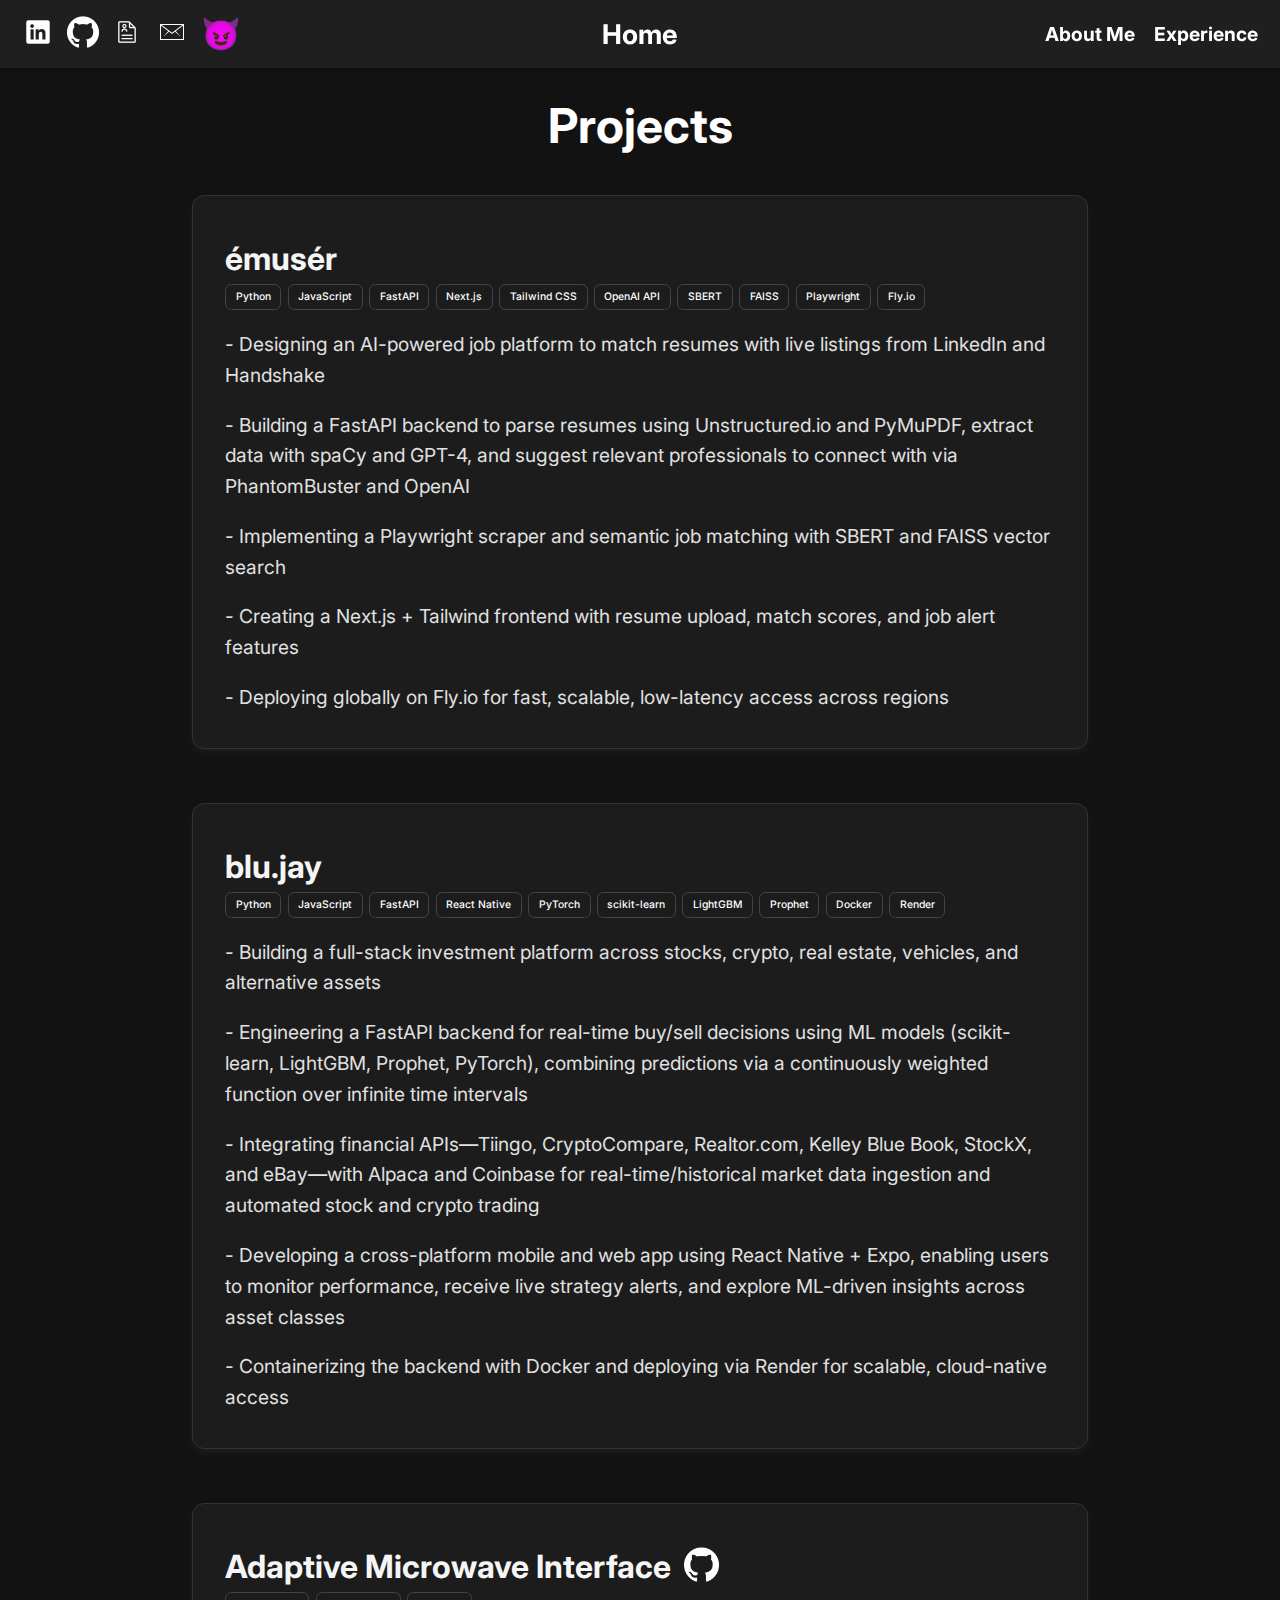
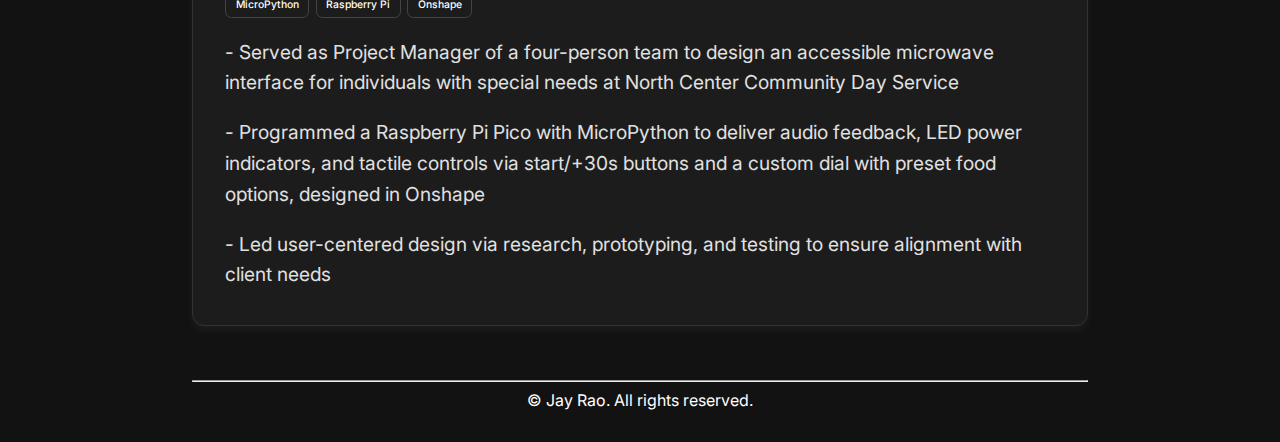
<file: pages/projects.html>
<!DOCTYPE html>
<html lang="en">
<head>
  <meta charset="UTF-8" />
  <meta name="viewport" content="width=device-width, initial-scale=1.0, maximum-scale=1.0, user-scalable=no" />
  <title>Jay Rao - Projects</title>
  <link rel="stylesheet" href="../styles/style2.css" />
</head>
<body>
    <header>
        <div class="container">
      
          <div class="left-icons">
            <a href="http://linkedin.com/in/jay-rao213" target="_blank"><img src="../images/linkedin.png" alt="LinkedIn"></a>
            <a href="https://github.com/jayrao213?tab=repositories" target="_blank"><img src="../images/github.png" alt="GitHub"></a>
            <a href="../pdfs/Jay_Rao_Resume.pdf" target="_blank"><img src="../images/resume.png" alt="Resume"></a>
            <a href="mailto:jayrao2028@u.northwestern.edu" taregt="_blank"><img src="../images/email.png" alt="Email"></a>
            <a id="funToggle" title="Toggle Fun Mode" class="emoji-toggle">😈</a>
          </div>

          <div class="center-home">
            <a href="../index.html" class="home-button">Home</a>
          </div>          
      
          <ul class="button">
            <li><a href="about.html">About Me</a></li>
            <li><a href="experience.html">Experience</a></li>
          </ul>
      
        </div>
      </header>

      <main>

        <h1>Projects</h1>

        <section class="card">
          <h2 class="project-title">
            émusér
            <div class="tech-stack">
              <span class="badge">Python</span>
              <span class="badge">JavaScript</span>
              <span class="badge">FastAPI</span>
              <span class="badge">Next.js</span>
              <span class="badge">Tailwind CSS</span>
              <span class="badge">OpenAI API</span>
              <span class="badge">SBERT</span>
              <span class="badge">FAISS</span>
              <span class="badge">Playwright</span>
              <span class="badge">Fly.io</span>  
            </div>
          </h2>          
          <p>- Designing an AI-powered job platform to match resumes with live listings from LinkedIn and Handshake</p>
          <p>- Building a FastAPI backend to parse resumes using Unstructured.io and PyMuPDF, extract data with spaCy and GPT-4, and suggest relevant professionals to connect with via PhantomBuster and OpenAI</p>
          <p>- Implementing a Playwright scraper and semantic job matching with SBERT and FAISS vector search</p>
          <p>- Creating a Next.js + Tailwind frontend with resume upload, match scores, and job alert features</p>
          <p>- Deploying globally on Fly.io for fast, scalable, low-latency access across regions</p>
        </section>
    
        <section class="card">
          <h2 class="project-title">
            blu.jay
            <div class="tech-stack">
              <span class="badge">Python</span>
              <span class="badge">JavaScript</span>
              <span class="badge">FastAPI</span>
              <span class="badge">React Native</span>
              <span class="badge">PyTorch</span>
              <span class="badge">scikit-learn</span>
              <span class="badge">LightGBM</span>
              <span class="badge">Prophet</span>
              <span class="badge">Docker</span>
              <span class="badge">Render</span>  
            </div>
          </h2>          
          <p>- Building a full-stack investment platform across stocks, crypto, real estate, vehicles, and alternative assets</p>
          <p>- Engineering a FastAPI backend for real-time buy/sell decisions using ML models (scikit-learn, LightGBM, Prophet, PyTorch), combining predictions via a continuously weighted function over infinite time intervals</p>
          <p>- Integrating financial APIs—Tiingo, CryptoCompare, Realtor.com, Kelley Blue Book, StockX, and eBay—with Alpaca and Coinbase for real-time/historical market data ingestion and automated stock and crypto trading</p>
          <p>- Developing a cross-platform mobile and web app using React Native + Expo, enabling users to monitor performance, receive live strategy alerts, and explore ML-driven insights across asset classes</p>
          <p>- Containerizing the backend with Docker and deploying via Render for scalable, cloud-native access</p>
        </section>
    
        <section class="card">
          <h2 class="project-title">
            <div class="title-row">
              Adaptive Microwave Interface
              <a href="https://github.com/jayrao213/Adaptive-Microwave-Interface" class="github" target="_blank">
                <img src="../images/github.png" alt="GitHub" class="github">
              </a>
            </div>
            <div class="tech-stack">
              <span class="badge">MicroPython</span>
              <span class="badge">Raspberry Pi</span>
              <span class="badge">Onshape</span> 
            </div>
          </h2>          
          <p>- Served as Project Manager of a four-person team to design an accessible microwave interface for individuals with special needs at North Center Community Day Service</p>
          <p>- Programmed a Raspberry Pi Pico with MicroPython to deliver audio feedback, LED power indicators, and tactile controls via start/+30s buttons and a custom dial with preset food options, designed in Onshape</p>
          <p>- Led user-centered design via research, prototyping, and testing to ensure alignment with client needs</p>
        </section>    

        <footer>
          <hr/> <div>© Jay Rao. All rights reserved.</div>
        </footer>
    
      </main>

      <script src="../js/second.js"></script>
                                  
</body>
</html>
</file>
<file: style.css>
@import url('https://fonts.googleapis.com/css2?family=Inter:wght@300;400;500;600;700&display=swap');

* {
  box-sizing: border-box;
}

html, body {
  height: 100%;
  margin: 0;
  padding: 0;
  overflow: hidden;
}

body {
  font-family: 'Inter', sans-serif;
  text-align: center;
  background-color: #121212;
  margin: 0;
  padding: 0;
  color: #ffffff;
  display: flex;
  flex-direction: column;
  min-height: 100svh;
}

@keyframes showTopText {
  0% { transform: translate3d(0, 100%, 0); }
  40%, 60% { transform: translate3d(0, 50%, 0); }
  100% { transform: translate3d(0, 0, 0); }
}
@keyframes showBottomText {
  0% { transform: translate3d(0, -100%, 0); }
  100% { transform: translate3d(0, 0, 0); }
}

.animated-title {
  color: #8e8e8e;
  width: 100%;
  width: fit-content;
  margin: 4svh auto 3svh;
  display: flex;
  flex-direction: column;
  justify-content: center;
  align-items: center;
}

.animated-title > div {
  height: auto;
  overflow: hidden;
  width: 100%;
  position: relative;
}

.animated-title > div div {
  font-size: clamp(4svh, 3svh + 1svw, 5.5svh);
  font-weight: bold;
  padding: 1svh 0;
  position: absolute;
  width: 100%;
  text-align: center;
}

.animated-title > div div span {
  display: block;
}

.animated-title > .text-top {
  border-bottom: 0.5svh solid #b3b3b3;
}

.animated-title > .text-top div {
  animation: showTopText 1s ease forwards;
  animation-delay: 0.4s;
  transform: translateY(100%);
  position: relative;
}

.animated-title > .text-top div span:first-child {
  color: #f8f8f8;
}

.animated-title > .text-top div span:nth-child(2) {
  color: #d9d9d9;
}

.animated-title > .text-bottom div {
  animation: showBottomText 0.5s ease forwards;
  animation-delay: 1.5s;
  top: 0;
  transform: translateY(-100%);
  position: relative;
}

.highlight-name {
  font-size: clamp(6svh, 7svh, 8svh);
  font-weight: 700;
  line-height: 1.1;
  margin-bottom: 1svh;
}

.image-buttons {
  display: flex;
  justify-content: center;
  align-items: center;
  margin-bottom: 3.5svh;
  gap: 1vw;
}

.icon-wrapper {
  display: inline-block;
  transition: transform 0.3s ease, filter 0.3s ease;
  will-change: transform;
}

.icon-wrapper:hover {
  transform: translateY(-0.6svh) scale(1.05);
}

.image-buttons img {
  width: 4svh;
  height: 4svh;
  object-fit: contain;
  opacity: 0;
  animation-fill-mode: forwards;
  pointer-events: auto;
  border: none;
  display: block;
}

.image-buttons .icon-wrapper:nth-child(1) img {
  animation:
    fromLeft 0.6s ease 2s forwards,
    spinCCW 1.2s ease 2.6s forwards,
    bounceTwice 0.6s ease 3.8s forwards;
}

.image-buttons .icon-wrapper:nth-child(2) img {
  animation:
    fromBottom 0.6s ease 2s forwards,
    spinCCW 1.2s ease 2.6s forwards,
    bounceTwice 0.6s ease 3.8s forwards;
}

.image-buttons .icon-wrapper:nth-child(3) img {
  animation:
    fromTop 0.6s ease 2s forwards,
    spinCW 1.2s ease 2.6s forwards,
    bounceTwice 0.6s ease 3.8s forwards;
}

.image-buttons .icon-wrapper:nth-child(4) img {
  animation:
    fromRight 0.6s ease 2s forwards,
    spinCW 1.2s ease 2.6s forwards,
    bounceTwice 0.6s ease 3.8s forwards;
}

@keyframes fromLeft {
  0% { transform: translateX(-200%) rotate(0deg); opacity: 0; }
  100% { transform: translateX(0) rotate(0deg); opacity: 1; }
}

@keyframes fromRight {
  0% { transform: translateX(200%) rotate(0deg); opacity: 0; }
  100% { transform: translateX(0) rotate(0deg); opacity: 1; }
}

@keyframes fromTop {
  0% { transform: translateY(-200%) rotate(0deg); opacity: 0; }
  100% { transform: translateY(0) rotate(0deg); opacity: 1; }
}

@keyframes fromBottom {
  0% { transform: translateY(200%) rotate(0deg); opacity: 0; }
  100% { transform: translateY(0) rotate(0deg); opacity: 1; }
}

@keyframes spinCW {
  0% { transform: rotate(0deg); }
  100% { transform: rotate(720deg); }
}

@keyframes spinCCW {
  0% { transform: rotate(0deg); }
  100% { transform: rotate(-720deg); }
}

@keyframes bounceTwice {
  0%, 100% { transform: translateY(0); }
  25% { transform: translateY(-20%); }
  50% { transform: translateY(0); }
  75% { transform: translateY(-10%); }
}

.button-container {
  margin-top: auto;
  margin-bottom: 5svh; 
  display: flex;
  flex-wrap: wrap;
  justify-content: center;
  align-items: flex-start;
  gap: 2svh; 
}

.right-column {
  display: flex;
  flex-direction: column;
  gap: 2svh; 
}

.text-mask {
  font-size: clamp(2svh, 4svh, 4svh);
  font-weight: bold;
  mix-blend-mode: difference; 
  color: #ffffff;
  position: absolute;
  z-index: 2;
  pointer-events: none;
}

.white-text {
  font-size: 4svh;
  font-weight: bold;
  color: #ffffff;
  position: relative;
  z-index: 2;
  pointer-events: none;
}

.black-text {
  font-size: 4svh;
  font-weight: bold;
  color: #000000;
  position: relative;
  z-index: 2;
  pointer-events: none;
}

.tall-button {
  height: 56svh; 
}

.short-button {
  height: 27svh; 
}

.btn1 { background-color: #1c1c1c; 
  animation: bounceInLeft 0.8s ease 3.5s forwards;
  opacity: 0;
} 

.btn2 { background-color: #ffffff; 
  color:#121212;
  animation: bounceInRight 0.8s ease 3.5s forwards;
  opacity: 0;
} 

.btn3 { background-color: #1c1c1c;
  animation: bounceInBottom 0.8s ease 3.5s forwards;
  opacity: 0;
}

.loop {
  position: absolute;
  top: 0;
  right: 0;
  bottom: 0;
  left: 0;
  width: 100%;
  height: 100%;
  object-fit: cover;
  z-index: 0;
  border-radius: 1.04vw; 
  pointer-events: none; 
}

#modeToggle {
  position: fixed;
  top: 1rem;
  right: 1rem;
  z-index: 9999;
  padding: 0.6rem 1.2rem;
  font-size: clamp(1svh, 1svh + 1vw, 2.5svh);
  font-weight: bold;
  background-color: #1c1c1c;
  color: #ffffff;
  border: none;
  border-radius: 0.5rem;
  cursor: pointer;
  box-shadow: 0 0.2rem 0.4rem rgba(0,0,0,0.3);
  transition: all 0.3s ease;
  opacity: 1;
  pointer-events: auto;
}

#modeToggle {
  opacity: 1;
  pointer-events: auto;
  transition: opacity 0.5s ease; 
}

body.fun-mode #modeToggle {
  opacity: 0;
  pointer-events: none;
}

body.fun-mode #modeToggle.show {
  opacity: 1;
  pointer-events: auto;
}

body.fun-mode #modeToggle .mode-text {
  opacity: 0;
  animation: bounceInTop 0.6s ease forwards;
  animation-delay: 4s; 
  display: inline-block;
}

@keyframes bounceInTop {
  0%   { transform: translateY(-50%) scale(0.9); opacity: 0; }
  60%  { transform: translateY(10%) scale(1.05); opacity: 1; }
  80%  { transform: translateY(-3%) scale(0.98); }
  100% { transform: translateY(0) scale(1); opacity: 1; }
}

#modeToggle:hover {
  transform: scale(1.05);
}

#modeToggle {
  transition: opacity 0.8s ease, transform 0.3s ease;
}

body:not(.fun-mode) .loop,
body:not(.fun-mode) .animated-title > .text-top div,
body:not(.fun-mode) .animated-title > .text-bottom div,
body:not(.fun-mode) .image-buttons img {
  animation: none !important;
  transform: none !important;
  opacity: 1 !important;
}

@keyframes bounceInLeft {
  0%   { transform: translateX(-150%) scale(0.9); opacity: 0; }
  60%  { transform: translateX(10%) scale(1.05); opacity: 1; }
  80%  { transform: translateX(-3%) scale(0.98); }
  100% { transform: translateX(0) scale(1); opacity: 1; }
}

@keyframes bounceInRight {
  0%   { transform: translateX(150%) scale(0.9); opacity: 0; }
  60%  { transform: translateX(-10%) scale(1.05); opacity: 1; }
  80%  { transform: translateX(3%) scale(0.98); }
  100% { transform: translateX(0) scale(1); opacity: 1; }
}

@keyframes bounceInBottom {
  0%   { transform: translateY(120%) scale(0.9); opacity: 0; }
  60%  { transform: translateY(-5%) scale(1.05); opacity: 1; }
  80%  { transform: translateY(2%) scale(0.98); }
  100% { transform: translateY(0) scale(1); opacity: 1; }
}

.button {
  position: relative;
  z-index: 1;
  width: 43vw; 
  border-radius: 3vw; 
  font-size: 4svh; 
  font-weight: bold;
  text-decoration: none;
  color: #ffffff;
  display: flex;
  justify-content: flex-start;
  align-items: flex-end;
  padding: 3svh; 
  text-align: left;
  transition: transform 0.15s, scale 0.2s ease;
  overflow: hidden;
  opacity: 1;
  animation: none;
  transform: none;
}

.button:hover {
  scale: 1.01;
}

body:not(.fun-mode) .button:hover {
  scale: 1.01;
}

body.fun-mode .btn1 {
  animation: bounceInLeft 0.8s ease 3.5s forwards;
  opacity: 0;
}

body.fun-mode .btn2 {
  animation: bounceInRight 0.8s ease 3.5s forwards;
  opacity: 0;
}

body.fun-mode .btn3 {
  animation: bounceInBottom 0.8s ease 3.5s forwards;
  opacity: 0;
}

body:not(.fun-mode) .btn1,
body:not(.fun-mode) .btn2,
body:not(.fun-mode) .btn3 {
  animation: none !important;
} 

@keyframes attention-grab {
  0%   { transform: scale(1) rotate(0deg); box-shadow: 0 0 0 transparent; }
  20%  { transform: scale(1.1) rotate(5deg); box-shadow: 0 0 8px 2px #ad00f288; }
  40%  { transform: scale(1.1) rotate(-5deg); box-shadow: 0 0 12px 4px #ad00f2aa; }
  60%  { transform: scale(1.12) rotate(3deg); }
  80%  { transform: scale(1.08) rotate(-3deg); }
  100% { transform: scale(1) rotate(0deg); box-shadow: 0 0 0 transparent; }
}

#modeToggle.popout {
  animation: attention-grab 0.8s ease;
}

@media (max-width: 1200px) {
  .image-buttons {
    gap: 5vw;
  }

  .button-container {
    margin-bottom: 5svh;
  }

  .tall-button {
    height: 56svh; 
  }

  .short-button {
    height: 27svh; 
  }

  .button {
    font-size: 2svh;
  }
  
  .white-text {
    font-size: 3svh;
  }
  
  .black-text {
    font-size: 3svh;
  }

  .animated-title {
    align-items: flex-start;
    text-align: left;
  }
  
  .animated-title > div div {
    text-align: left;
  }
}
</file>
<file: style2.css>
@import url('https://fonts.googleapis.com/css2?family=Inter:wght@300;400;500;600;700&display=swap');

body {
  margin: 0;
  font-family: 'Inter', sans-serif;
  background-color: #121212;
  color: #ffffff;
  scroll-behavior: smooth;
}

header {
  position: fixed;
  top: 0;
  width: 100%;
  background-color: #1f1f1f;
  box-shadow: 0 0.125rem 0.25rem rgba(0, 0, 0, 0.3);
  z-index: 1500;
}

.container {
  position: relative;
  display: flex;
  justify-content: space-between;
  align-items: center;
  padding: 1rem 1.7vw;
}

.left-icons {
  display: flex;
  gap: 1vw;
}

.left-icons img {
  width: clamp(1.5rem, 4vw, 2rem);
  height: clamp(1.5rem, 4vw, 2rem);
  aspect-ratio: 1 / 1;
  cursor: pointer;
  border: none;
  object-fit: contain;
  transition: transform 0.2s;
  transition: scale 0.2s ease;
}

.left-icons img:hover {
  scale: 1.2;
}

.left-icons a img {
  animation: slideInLeftBounce 0.8s ease forwards;
  animation-fill-mode: forwards;
  opacity: 0;
}

.left-icons a:nth-child(1) img {
  animation: slideInLeftBounce 0.8s ease forwards;
  animation-delay: 0.3s;
  opacity: 0;
}

.left-icons a:nth-child(2) img {
  animation: slideInLeftBounce 0.8s ease forwards;
  animation-delay: 0.6s;
  opacity: 0;
}

.left-icons a:nth-child(3) img {
  animation: slideInLeftBounce 0.8s ease forwards;
  animation-delay: 0.9s;
  opacity: 0;
}

.left-icons a:nth-child(4) img {
  animation: slideInLeftBounce 0.8s ease forwards;
  animation-delay: 1.2s;
  opacity: 0;
}

.left-icons .emoji-toggle {
  font-size: clamp(1.5rem, 4vw, 2rem);
  line-height: 1;
  cursor: pointer;
  display: flex;
  align-items: center;
  justify-content: center;
  transition: scale 0.2s ease;
  opacity: 0;
  animation: slideInLeftBounce 0.8s ease forwards;
  animation-delay: 1.5s;
}

.left-icons .emoji-toggle:hover {
  scale: 1.2;
}

body:not(.fun-mode) .emoji-toggle {
  animation: none !important;
  opacity: 1 !important;
  transform: none !important;
}

.home-button {
  text-decoration: none;
  color: #ffffff;
  font-weight: bold;
  font-size: clamp(1.2rem, 2.5vw, 1.7rem);
  transition: color 0.3s;
  transition: scale 0.2s ease;
  cursor: pointer;
  opacity: 1;
}

.home-button:hover {
  scale: 1.2;
}

.center-home {
  position: absolute;
  left: 50%;
  transform: translateX(-50%);
  white-space: nowrap;
}

.center-home .home-button {
  display: inline-block;
  animation: bounceSmall 1s 2 forwards;
  animation-delay: 0.3s;
}
  
.button {
  list-style: none;
  display: flex;
  gap: 1.5vw;
  margin: 0;
}

.button a {
  font-size: clamp(0.8rem, 2vw, 1.2rem);
  text-decoration: none;
  color: #ffffff;
  font-weight: bold;
  transition: color 0.3s;
}

.button a:hover {
  scale: 1.2;
  transition: scale 0.2s ease;
}

.button li a {
  animation: slideInRightBounce 0.8s ease forwards;
  animation-fill-mode: forwards;
  opacity: 0;
  display: inline-block;
}

.button li:nth-child(2) a {
  animation: slideInRightBounce 0.8s ease forwards;
  animation-delay: 0.6s;
  opacity: 0;
  display: inline-block;
}

.button li:nth-child(1) a {
  animation: slideInRightBounce 0.8s ease forwards;
  animation-delay: 1.2s;
  opacity: 0;
  display: inline-block;
}

main {
  padding: 4rem 2vw 2rem 2vw;
  max-width: 70vw;
  margin: 0 auto;
}

section {
  margin-bottom: clamp(3rem, 6vh, 5rem);
}

h1 {
  font-size: clamp(2.5rem, 6vw, 3rem);
  margin-bottom: clamp(1rem, 2vh, 2rem);
  color: #ffffff;
  text-align: center;
}

h2 {
  font-size: clamp(1.45rem, 4vw, 2rem);
  margin-bottom: clamp(1rem, 2vh, 2rem);
  color: #f5f5f5;
}

h3 {
  font-size: clamp(1.15rem, 4vw, 1.4rem);
  margin-bottom: clamp(1rem, 2vh, 2rem);
  color: #ebebeb;
}

h4 {
  font-size: clamp(1.325rem, 4vw, 1.7rem);
  margin-bottom: clamp(1rem, 2vh, 2rem);
  margin-top: clamp(0.5rem, 1.5vh, 2rem);
  color: #ebebeb;
}

p {
  font-size: clamp(1rem, 2.5vw, 1.2rem);
  line-height: 1.6;
  color: #e1e1e1;
}

.github img{
  margin-left: 0.3rem;
  height: clamp(1.7rem, 4vw, 2.2rem); 
  vertical-align: top;
  aspect-ratio: 1 / 1;
  cursor: pointer;
  border: none;
  object-fit: contain;
  transition: transform 0.2s;
}

.github:hover {
  transform: scale(1.1);
}

.profile-pic {
  width: clamp(10rem, 30vw, 15rem);
  height: clamp(10rem, 30vw, 15rem);
  border-radius: 50%;
  object-fit: cover;
  display: block;
  margin: 2rem auto;
  border: 0.2rem solid #e0e0e0;
  box-shadow: 0 0 1rem #8e8e8e;
  transition: transform 0.3s ease, box-shadow 0.3s ease;
}

footer {
  text-align: center;
  margin-top: 4vh;
}

section.card {
  background-color: #1c1c1c;
  border: 0.0625rem solid #333; 
  border-radius: 0.75rem; 
  padding: 1rem 2rem; 
  margin-top: 2.5rem; 
  box-shadow: 0 0.25rem 0.5rem rgba(255, 255, 255, 0.05);
  transition: transform 0.3s ease, box-shadow 0.3s ease;
}

section.card:hover {
  transform: translateY(-0.3125rem); 
  box-shadow: 0 0.5rem 1rem rgba(255, 255, 255, 0.1); 
}

.project-title {
  display: flex;
  flex-direction: column;
  gap: 0.4rem;
  margin-bottom: 1rem;
}

.title-row {
  display: flex;
  align-items: center;
  justify-content: flex-start;
  flex-wrap: wrap;
  gap: 0.5rem;
  flex-wrap: nowrap;
}

.title-row h2 {
  margin: 0;
}

.tech-stack {
  display: flex;
  flex-wrap: wrap;
  gap: 0.4rem;
}

.badge {
  background-color: #1c1c1c;
  color: #fff;
  padding: 0.25rem 0.6rem;
  font-size: 0.65rem;
  border-radius: 0.4rem;
  border: 1px solid #444;
  font-weight: 500;
  white-space: nowrap;
  cursor: default;
  line-height: 1.5;
}

@keyframes slideInLeftBounce {
  0% {
    transform: translateX(-200%) scale(0.8);
    opacity: 0;
  }
  60% {
    transform: translateX(30%) scale(1.05);
    opacity: 1;
  }
  80% {
    transform: translateX(-10%) scale(0.98);
  }
  100% {
    transform: translateX(0) scale(1);
    opacity: 1;
  }
}

#modeToggle {
  position: fixed;
  top: 10svh;
  right: 1rem;
  z-index: 9999;
  padding: 0.6rem 1.2rem;
  font-size: 1rem;
  font-weight: bold;
  background-color: #1c1c1c;
  color: #ffffff;
  border: none;
  border-radius: 0.5rem;
  cursor: pointer;
  box-shadow: 0 0.2rem 0.4rem rgba(0,0,0,0.3);
  transition: all 0.3s ease;
  opacity: 1;
  pointer-events: auto;
}

body.fun-mode #modeToggle {
  opacity: 0;
  animation: bounceInTop 0.6s ease 4s forwards;
  pointer-events: auto;
}

@keyframes slideInRightBounce {
  0% {
    transform: translateX(200%) scale(0.8);
    opacity: 0;
  }
  60% {
    transform: translateX(-30%) scale(1.05);
    opacity: 1;
  }
  80% {
    transform: translateX(10%) scale(0.98);
  }
  100% {
    transform: translateX(0) scale(1);
    opacity: 1;
  }
}

@keyframes bounceSmall {
  0%, 100% { transform: translateY(0); }
  30% { transform: translateY(-4px); }
  60% { transform: translateY(2px); }
}

body:not(.fun-mode) .left-icons a img,
body:not(.fun-mode) .button li a,
body:not(.fun-mode) .center-home .home-button {
  animation: none !important;
  opacity: 1 !important;
}

body:not(.fun-mode) .left-icons img,
body:not(.fun-mode) .emoji-toggle,
body:not(.fun-mode) .home-button,
body:not(.fun-mode) .button a {
  animation: none !important;
  opacity: 1 !important;
  transition: scale 0.2s ease !important;
}

body:not(.fun-mode) .left-icons img:hover,
body:not(.fun-mode) .emoji-toggle:hover,
body:not(.fun-mode) .home-button:hover,
body:not(.fun-mode) .button a:hover {
  scale: 1.2;
}

.contact-form {
  display: flex;
  flex-direction: column;
  gap: 1rem;
}

.contact-form label {
  font-weight: 600;
}

.contact-form input,
.contact-form textarea {
  width: 100%;
  padding: 0.8rem;
  border-radius: 0.4rem;
  border: 1px solid #333;
  background-color: #1f1f1f;
  color: #fff;
  font-size: 1rem;
  box-sizing: border-box;
}

.contact-form button {
  background-color: #e0e0e0;
  color: #121212;
  padding: 0.8rem 1.2rem;
  border: none;
  border-radius: 0.4rem;
  cursor: pointer;
  font-size: 1rem;
  transition: background-color 0.3s;
}

.contact-form button:hover {
  background-color: #121212;
  color: #e0e0e0;
}

#message {
  resize: none; 
  overflow-y: auto; 
}

#form-status {
  opacity: 0;
  transition: opacity 0.8s ease;
  text-align: center;
  margin-top: 1rem;
  font-weight: bold;
}

.carousel {
  overflow: hidden;
  position: relative;
  height: 6rem;
  margin-bottom: 2rem;
  display: flex;
  align-items: center;
  justify-content: flex-start;
  mask-image: linear-gradient(to right, transparent 0%, black 10%, black 90%, transparent 100%);
  -webkit-mask-image: linear-gradient(to right, transparent 0%, black 10%, black 90%, transparent 100%);
}

.carousel-track {
  display: flex;
  align-items: center;
  gap: 3rem;
  width: max-content;
  animation: scrollRightToLeft 25s linear infinite;
}

.carousel.right-to-left .carousel-track {
  animation: scrollRightToLeft 25s linear infinite;
}

.carousel.left-to-right .carousel-track {
  animation: scrollLeftToRight 25s linear infinite;
}

@keyframes scrollRightToLeft {
  0% { transform: translateX(0); }
  100% { transform: translateX(-50%); }
}

@keyframes scrollLeftToRight {
  0% { transform: translateX(-50%); }
  100% { transform: translateX(0); }
}

.skill-item {
  display: flex;
  flex-direction: column;
  align-items: center;
  justify-content: center;
  position: relative;
  gap: 0.3rem;
}

.skill-item img {
  height: 4rem;
  width: auto;
  object-fit: contain;
  flex-shrink: 0;
  transition: transform 0.3s ease;
}

.skill-item img:hover {
  transform: scale(1.15);
}

.skill-label {
  font-size: 0.9rem;
  color: #e0e0e0;
  opacity: 0;
  transform: translateY(10px);
  transition: opacity 0.4s ease, transform 0.4s cubic-bezier(0.34, 1.56, 0.64, 1);
  pointer-events: none;
}

.skill-item:hover .skill-label {
  opacity: 1;
  transform: translateY(0);
}
</file>
<file: styles/style2.css>
@import url('https://fonts.googleapis.com/css2?family=Inter:wght@300;400;500;600;700&display=swap');

body {
  margin: 0;
  font-family: 'Inter', sans-serif;
  background-color: #121212;
  color: #ffffff;
  scroll-behavior: smooth;
}

header {
  position: fixed;
  top: 0;
  width: 100%;
  background-color: #1f1f1f;
  box-shadow: 0 0.125rem 0.25rem rgba(0, 0, 0, 0.3);
  z-index: 1500;
}

.container {
  position: relative;
  display: flex;
  justify-content: space-between;
  align-items: center;
  padding: 1rem 1.7vw;
}

.left-icons {
  display: flex;
  gap: 1vw;
}

.left-icons img {
  width: clamp(1.5rem, 4vw, 2rem);
  height: clamp(1.5rem, 4vw, 2rem);
  aspect-ratio: 1 / 1;
  cursor: pointer;
  border: none;
  object-fit: contain;
  transition: transform 0.2s;
  transition: scale 0.2s ease;
}

.left-icons img:hover {
  scale: 1.2;
}

.left-icons a img {
  animation: slideInLeftBounce 0.8s ease forwards;
  animation-fill-mode: forwards;
  opacity: 0;
}

.left-icons a:nth-child(1) img {
  animation: slideInLeftBounce 0.8s ease forwards;
  animation-delay: 0.3s;
  opacity: 0;
}

.left-icons a:nth-child(2) img {
  animation: slideInLeftBounce 0.8s ease forwards;
  animation-delay: 0.6s;
  opacity: 0;
}

.left-icons a:nth-child(3) img {
  animation: slideInLeftBounce 0.8s ease forwards;
  animation-delay: 0.9s;
  opacity: 0;
}

.left-icons a:nth-child(4) img {
  animation: slideInLeftBounce 0.8s ease forwards;
  animation-delay: 1.2s;
  opacity: 0;
}

.left-icons .emoji-toggle {
  font-size: clamp(1.5rem, 4vw, 2rem);
  line-height: 1;
  cursor: pointer;
  display: flex;
  align-items: center;
  justify-content: center;
  transition: scale 0.2s ease;
  opacity: 0;
  animation: slideInLeftBounce 0.8s ease forwards;
  animation-delay: 1.5s;
}

.left-icons .emoji-toggle:hover {
  scale: 1.2;
}

body:not(.fun-mode) .emoji-toggle {
  animation: none !important;
  opacity: 1 !important;
  transform: none !important;
}

.home-button {
  text-decoration: none;
  color: #ffffff;
  font-weight: bold;
  font-size: clamp(1.2rem, 2.5vw, 1.7rem);
  transition: color 0.3s;
  transition: scale 0.2s ease;
  cursor: pointer;
  opacity: 1;
}

.home-button:hover {
  scale: 1.2;
}

.center-home {
  position: absolute;
  left: 50%;
  transform: translateX(-50%);
  white-space: nowrap;
}

.center-home .home-button {
  display: inline-block;
  animation: bounceSmall 1s 2 forwards;
  animation-delay: 0.3s;
}
  
.button {
  list-style: none;
  display: flex;
  gap: 1.5vw;
  margin: 0;
}

.button a {
  font-size: clamp(0.8rem, 2vw, 1.2rem);
  text-decoration: none;
  color: #ffffff;
  font-weight: bold;
  transition: color 0.3s;
}

.button a:hover {
  scale: 1.2;
  transition: scale 0.2s ease;
}

.button li a {
  animation: slideInRightBounce 0.8s ease forwards;
  animation-fill-mode: forwards;
  opacity: 0;
  display: inline-block;
}

.button li:nth-child(2) a {
  animation: slideInRightBounce 0.8s ease forwards;
  animation-delay: 0.6s;
  opacity: 0;
  display: inline-block;
}

.button li:nth-child(1) a {
  animation: slideInRightBounce 0.8s ease forwards;
  animation-delay: 1.2s;
  opacity: 0;
  display: inline-block;
}

main {
  padding: 4rem 2vw 2rem 2vw;
  max-width: 70vw;
  margin: 0 auto;
}

section {
  margin-bottom: clamp(3rem, 6vh, 5rem);
}

h1 {
  font-size: clamp(2.5rem, 6vw, 3rem);
  margin-bottom: clamp(1rem, 2vh, 2rem);
  color: #ffffff;
  text-align: center;
}

h2 {
  font-size: clamp(1.45rem, 4vw, 2rem);
  margin-bottom: clamp(1rem, 2vh, 2rem);
  color: #f5f5f5;
}

h3 {
  font-size: clamp(1.15rem, 4vw, 1.4rem);
  margin-bottom: clamp(1rem, 2vh, 2rem);
  color: #ebebeb;
}

h4 {
  font-size: clamp(1.325rem, 4vw, 1.7rem);
  margin-bottom: clamp(1rem, 2vh, 2rem);
  margin-top: clamp(0.5rem, 1.5vh, 2rem);
  color: #ebebeb;
}

p {
  font-size: clamp(1rem, 2.5vw, 1.2rem);
  line-height: 1.6;
  color: #e1e1e1;
}

.github img{
  margin-left: 0.3rem;
  height: clamp(1.7rem, 4vw, 2.2rem); 
  vertical-align: top;
  aspect-ratio: 1 / 1;
  cursor: pointer;
  border: none;
  object-fit: contain;
  transition: transform 0.2s;
}

.github:hover {
  transform: scale(1.1);
}

.profile-pic {
  width: clamp(10rem, 30vw, 15rem);
  height: clamp(10rem, 30vw, 15rem);
  border-radius: 50%;
  object-fit: cover;
  display: block;
  margin: 2rem auto;
  border: 0.2rem solid #e0e0e0;
  box-shadow: 0 0 1rem #8e8e8e;
  transition: transform 0.3s ease, box-shadow 0.3s ease;
}

footer {
  text-align: center;
  margin-top: 4vh;
}

section.card {
  background-color: #1c1c1c;
  border: 0.0625rem solid #333; 
  border-radius: 0.75rem; 
  padding: 1rem 2rem; 
  margin-top: 2.5rem; 
  box-shadow: 0 0.25rem 0.5rem rgba(255, 255, 255, 0.05);
  transition: transform 0.3s ease, box-shadow 0.3s ease;
}

section.card:hover {
  transform: translateY(-0.3125rem); 
  box-shadow: 0 0.5rem 1rem rgba(255, 255, 255, 0.1); 
}

.project-title {
  display: flex;
  flex-direction: column;
  gap: 0.4rem;
  margin-bottom: 1rem;
}

.title-row {
  display: flex;
  align-items: center;
  justify-content: flex-start;
  flex-wrap: wrap;
  gap: 0.5rem;
  flex-wrap: nowrap;
}

.title-row h2 {
  margin: 0;
}

.tech-stack {
  display: flex;
  flex-wrap: wrap;
  gap: 0.4rem;
}

.badge {
  background-color: #1c1c1c;
  color: #fff;
  padding: 0.25rem 0.6rem;
  font-size: 0.65rem;
  border-radius: 0.4rem;
  border: 1px solid #444;
  font-weight: 500;
  white-space: nowrap;
  cursor: default;
  line-height: 1.5;
}

@keyframes slideInLeftBounce {
  0% {
    transform: translateX(-200%) scale(0.8);
    opacity: 0;
  }
  60% {
    transform: translateX(30%) scale(1.05);
    opacity: 1;
  }
  80% {
    transform: translateX(-10%) scale(0.98);
  }
  100% {
    transform: translateX(0) scale(1);
    opacity: 1;
  }
}

#modeToggle {
  position: fixed;
  top: 10svh;
  right: 1rem;
  z-index: 9999;
  padding: 0.6rem 1.2rem;
  font-size: 1rem;
  font-weight: bold;
  background-color: #1c1c1c;
  color: #ffffff;
  border: none;
  border-radius: 0.5rem;
  cursor: pointer;
  box-shadow: 0 0.2rem 0.4rem rgba(0,0,0,0.3);
  transition: all 0.3s ease;
  opacity: 1;
  pointer-events: auto;
}

body.fun-mode #modeToggle {
  opacity: 0;
  animation: bounceInTop 0.6s ease 4s forwards;
  pointer-events: auto;
}

@keyframes slideInRightBounce {
  0% {
    transform: translateX(200%) scale(0.8);
    opacity: 0;
  }
  60% {
    transform: translateX(-30%) scale(1.05);
    opacity: 1;
  }
  80% {
    transform: translateX(10%) scale(0.98);
  }
  100% {
    transform: translateX(0) scale(1);
    opacity: 1;
  }
}

@keyframes bounceSmall {
  0%, 100% { transform: translateY(0); }
  30% { transform: translateY(-4px); }
  60% { transform: translateY(2px); }
}

body:not(.fun-mode) .left-icons a img,
body:not(.fun-mode) .button li a,
body:not(.fun-mode) .center-home .home-button {
  animation: none !important;
  opacity: 1 !important;
}

body:not(.fun-mode) .left-icons img,
body:not(.fun-mode) .emoji-toggle,
body:not(.fun-mode) .home-button,
body:not(.fun-mode) .button a {
  animation: none !important;
  opacity: 1 !important;
  transition: scale 0.2s ease !important;
}

body:not(.fun-mode) .left-icons img:hover,
body:not(.fun-mode) .emoji-toggle:hover,
body:not(.fun-mode) .home-button:hover,
body:not(.fun-mode) .button a:hover {
  scale: 1.2;
}

.contact-form {
  display: flex;
  flex-direction: column;
  gap: 1rem;
  position: relative;
  overflow: hidden;
}

.contact-form label {
  font-weight: 600;
}

.contact-form input,
.contact-form textarea {
  width: 100%;
  padding: 0.8rem;
  border-radius: 0.4rem;
  border: 1px solid #333;
  background-color: #1f1f1f;
  color: #fff;
  font-size: 1rem;
  box-sizing: border-box;
  font-family: inherit;
}

.contact-form button {
  background-color: #e0e0e0;
  color: #121212;
  padding: 0.8rem 1.2rem;
  border: none;
  border-radius: 0.4rem;
  cursor: pointer;
  font-size: 1rem;
  transition: background-color 0.3s;
}

.contact-form button:hover {
  background-color: #121212;
  color: #e0e0e0;
}

#message {
  resize: none; 
  overflow-y: auto; 
}

#form-status {
  opacity: 0;
  transition: opacity 0.8s ease;
  text-align: center;
  margin-top: 1rem;
  font-weight: bold;
}

button.slide-out {
  animation: slideOutRight 0.4s ease forwards;
}

button.slide-in {
  animation: slideInLeft 0.4s ease forwards;
}

@keyframes slideOutRight {
  0% { transform: translateX(0); opacity: 1; }
  100% { transform: translateX(150%); opacity: 0; }
}

@keyframes slideInLeft {
  0% { transform: translateX(-150%); opacity: 0; }
  100% { transform: translateX(0); opacity: 1; }
}

.carousel {
  overflow: hidden;
  position: relative;
  height: 6rem;
  margin-bottom: 2rem;
  display: flex;
  align-items: center;
  justify-content: flex-start;
  mask-image: linear-gradient(to right, transparent 0%, black 10%, black 90%, transparent 100%);
  -webkit-mask-image: linear-gradient(to right, transparent 0%, black 10%, black 90%, transparent 100%);
}

.carousel-track {
  display: flex;
  align-items: center;
  gap: 3rem;
  width: max-content;
  animation: scrollRightToLeft 25s linear infinite;
}

.carousel.right-to-left .carousel-track {
  animation: scrollRightToLeft 25s linear infinite;
}

.carousel.left-to-right .carousel-track {
  animation: scrollLeftToRight 25s linear infinite;
}

@keyframes scrollRightToLeft {
  0% { transform: translateX(0); }
  100% { transform: translateX(-50%); }
}

@keyframes scrollLeftToRight {
  0% { transform: translateX(-50%); }
  100% { transform: translateX(0); }
}

.skill-item {
  display: flex;
  flex-direction: column;
  align-items: center;
  justify-content: center;
  position: relative;
  gap: 0.3rem;
}

.skill-item img {
  height: 4rem;
  width: auto;
  object-fit: contain;
  flex-shrink: 0;
  transition: transform 0.3s ease;
}

.skill-item img:hover {
  transform: scale(1.15);
}

.skill-label {
  font-size: 0.9rem;
  color: #e0e0e0;
  opacity: 0;
  transform: translateY(10px);
  transition: opacity 0.4s ease, transform 0.4s cubic-bezier(0.34, 1.56, 0.64, 1);
  pointer-events: none;
}

.skill-item:hover .skill-label {
  opacity: 1;
  transform: translateY(0);
}
</file>
